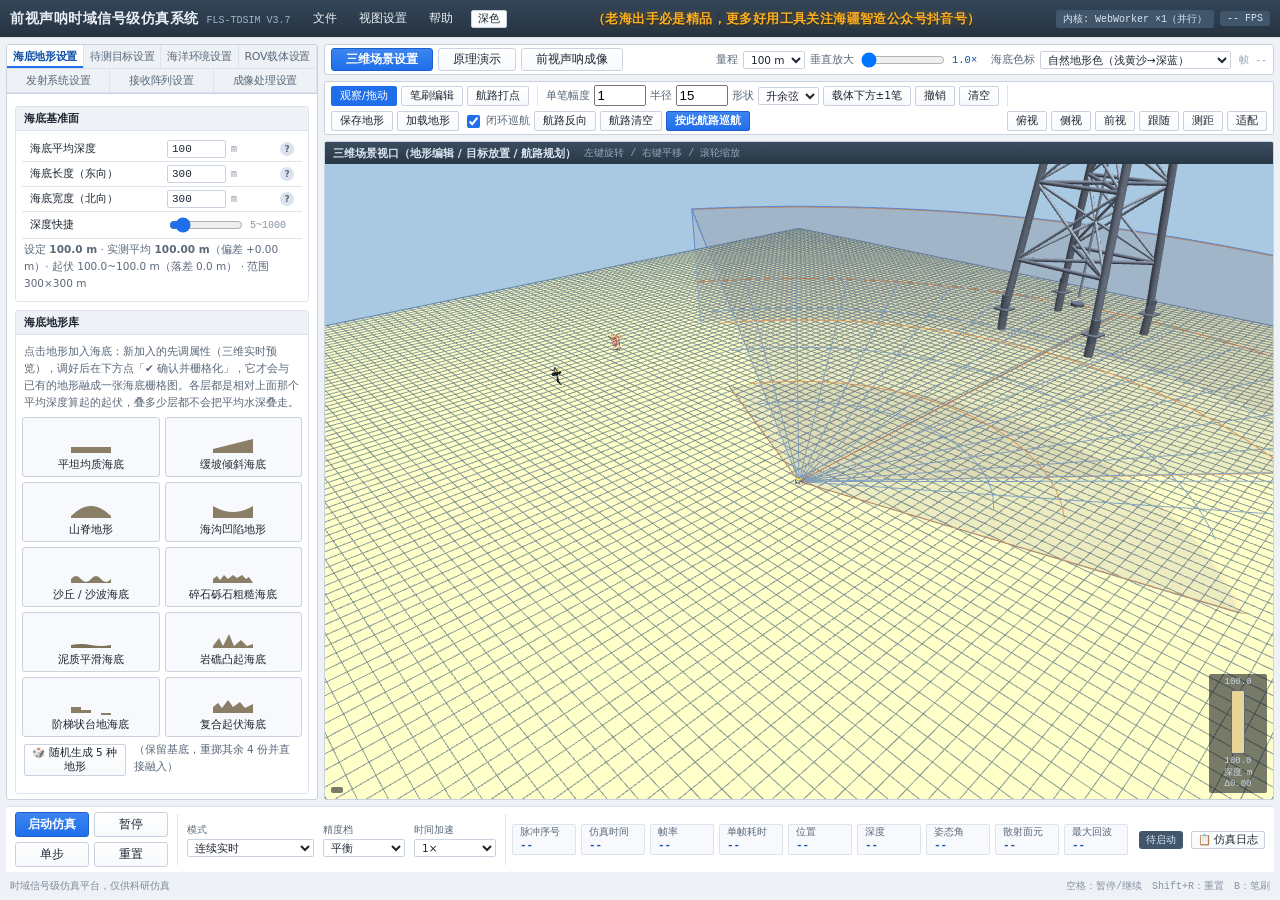
<file: 前视声呐信号级仿真系统V3.7版/index.html>
<!DOCTYPE html>
<html lang="zh-CN">
<head>
<meta charset="UTF-8">
<meta name="viewport" content="width=device-width, initial-scale=1.0">
<title>前视声呐时域信号级仿真系统</title>
<link rel="stylesheet" href="css/style.css">
</head>
<body>

<!-- ===================== 顶部全局菜单栏 ===================== -->
<header id="topbar">
  <div class="brand">
    <span class="brand-title">前视声呐时域信号级仿真系统</span>
    <span class="brand-sub">FLS-TDSIM V3.7</span>
  </div>
  <nav id="menubar">
    <div class="menu-root" data-menu="file"><span class="menu-title">文件</span>
      <div class="menu-drop">
        <div class="menu-item" data-act="proj-save">保存工程…</div>
        <div class="menu-item" data-act="proj-load">加载工程…</div>
        <div class="menu-sep"></div>
        <div class="menu-item" data-act="exp-csv-sig">导出阵元时域信号 (CSV)</div>
        <div class="menu-item" data-act="exp-csv-img">导出成像幅值矩阵 (CSV)</div>
        <div class="menu-item" data-act="exp-png">导出声呐图像 (PNG)</div>
        <div class="menu-item" data-act="exp-report">导出仿真日志报告 (TXT)</div>
        <div class="menu-sep"></div>
        <div class="menu-item" data-act="tpl">算例模板…</div>
      </div>
    </div>
    <div class="menu-root" data-menu="view"><span class="menu-title">视图设置</span>
      <div class="menu-drop">
        <div class="menu-item chk" data-act="view-scene">三维场景设置（1）</div>
        <div class="menu-item chk" data-act="view-demo">原理演示（2）</div>
        <div class="menu-item chk" data-act="view-image">前视声呐成像（3）</div>
        <div class="menu-sep"></div>
        <div class="menu-item chk" data-act="tog-signal">阵元信号小图</div>
        <div class="menu-item chk" data-act="tog-left">左侧参数面板</div>
        <!-- V3.0：原「右侧控制台」随控制台一起移到底部，改称「底部控制台」。
             开关的是同一个东西，只是位置与 id 变了（rightPanels → bottomConsole）。 -->
        <div class="menu-item chk" data-act="tog-console">底部控制台</div>
        <div class="menu-sep"></div>
        <div class="menu-item" data-act="theme">界面主题（浅色 / 深色）</div>
        <div class="menu-sep"></div>
        <div class="menu-item chk" data-act="d-axes">坐标系 (ENU)</div>
        <div class="menu-item chk" data-act="d-scale">标尺/刻度</div>
        <div class="menu-item chk" data-act="d-grid">海底网格</div>
        <div class="menu-item chk" data-act="d-heightColor">海底深度着色</div>
        <div class="menu-item chk" data-act="d-bbox">目标包围盒</div>
        <div class="menu-item chk" data-act="d-cone">发射扫描扇面（淡蓝）</div>
        <div class="menu-item chk" data-act="d-rxCone">接收阵列覆盖（橙黄）</div>
        <div class="menu-item chk" data-act="d-track">ROV 轨迹线</div>
        <div class="menu-item chk" data-act="d-scatter">散射元标记</div>
        <div class="menu-item chk" data-act="d-normal">海底法向量</div>
        <div class="menu-sep"></div>
        <div class="menu-item" data-act="cam-top">俯视图</div>
        <div class="menu-item" data-act="cam-side">侧视图</div>
        <div class="menu-item" data-act="cam-front">前视图</div>
        <div class="menu-item" data-act="cam-follow">声呐跟随视角</div>
        <div class="menu-sep"></div>
        <div class="menu-item" data-act="measure">两点测距工具</div>
      </div>
    </div>
    <!-- V2.1：顶栏「色标选择」菜单撤除 —— 声图色标在「前视声呐成像」视图栏，
         海底深度色标在「三维场景设置」视图栏，各归各栏、各自一套可选色标。 -->
    <div class="menu-root" data-menu="help"><span class="menu-title">帮助</span>
      <div class="menu-drop">
        <div class="menu-item" data-act="help-doc">使用手册说明</div>
        <div class="menu-item" data-act="help-alg">算法与模型说明</div>
        <div class="menu-item" data-act="help-key">键盘控制</div>
        <div class="menu-sep"></div>
        <div class="menu-item" data-act="about">关于</div>
      </div>
    </div>
    <!-- V2.2：中英切换按钮撤除。本系统是中文专业软件，没有英文用户，
         双语词典反而是持续负担（每加一个按钮都要补两条词条、漏一条就是半中半英）。 -->
    <button id="themeBtn" class="btn-mini" title="界面主题：浅色 / 深色">深色</button>
  </nav>
  <div class="brand-slogan" id="brandSlogan" title="老海出手必是精品，更多好用工具关注海疆智造公众号抖音号">（老海出手必是精品，更多好用工具关注海疆智造公众号抖音号）</div>
  <div class="brand-right">
    <span id="engineMode" class="tag" title="仿真内核运行位置">内核: 待启动</span>
    <span id="fpsTag" class="tag">-- FPS</span>
  </div>
</header>

<!-- ===================== 主体布局：左参数 / 中视图 / 右控制台 ===================== -->
<main id="layout">
  <div id="workarea">

  <!-- ========== 左：七页参数设置栏 ==========
       V2.0 重构：原「场景资源与模型库」+「场景属性编辑面板」+「仿真参数总控面板」
       三块合并成一条七页签参数栏。页签顺序 = 布一个仿真场景的先后顺序：
       先铺海底 → 再放目标 → 定海洋环境 → 定载体 → 定发射 → 定接收阵 → 定成像处理。
       「仿真参数总控面板」这一栏自此取消（其内容拆进本栏后五页）。 -->
  <aside id="leftPanels">
    <div class="ptabs" id="paramTabs">
      <button class="ptab on" data-ptab="terrain">海底地形设置</button>
      <button class="ptab" data-ptab="target">待测目标设置</button>
      <button class="ptab" data-ptab="env">海洋环境设置</button>
      <button class="ptab" data-ptab="rov">ROV载体设置</button>
      <button class="ptab" data-ptab="tx">发射系统设置</button>
      <button class="ptab" data-ptab="rx">接收阵列设置</button>
      <button class="ptab" data-ptab="alg">成像处理设置</button>
    </div>
    <div class="ptab-body scroll" id="paramBody">
      <div id="paramScroll"></div>
    </div>
  </aside>

  <!-- ========== 中：三视图（三维场景设置 / 原理演示 / 前视声呐成像） ========== -->
  <div id="center">
    <!-- 视图切换栏 -->
    <div class="viewbar" id="viewBar">
      <div class="vb-group" id="viewModeGroup">
        <button class="vbtn on" data-view="scene">三维场景设置</button>
        <button class="vbtn" data-view="demo">原理演示</button>
        <button class="vbtn" data-view="image">前视声呐成像</button>
      </div>
      <div class="vb-grow"></div>
      <!-- 量程 / 色标 / 动态范围等随视图切换显示 -->
      <div class="vb-group" id="vbScene">
        <label class="vlab">量程</label>
        <select class="sel-mini" id="selRmax">
          <option value="30">30 m</option><option value="50">50 m</option>
          <option value="60" selected>60 m</option><option value="80">80 m</option>
          <option value="120">120 m</option>
        </select>
        <label class="vlab">垂直放大</label>
        <input type="range" id="rngZexag" min="1" max="20" step="0.5" value="1" style="width:84px">
        <span class="fval" id="valZexag">1.0×</span>
        <!-- V2.1：海底深度色标（与成像色标是两套，只作用于三维海床顶点着色） -->
        <label class="vlab">海底色标</label>
        <select class="sel-mini" id="selTerrainCmap" title="三维海床按深度着色所用色标，与声图色标相互独立"></select>
      </div>
      <div class="vb-group hide" id="vbImage">
        <label class="vlab">色标</label>
        <select class="sel-mini" id="selCmapTop"></select>
        <label class="vlab">动态范围</label>
        <input type="range" id="rngDyn" min="12" max="80" step="1" value="48" style="width:96px">
        <span class="fval" id="valDyn">48 dB</span>
        <label class="vlab">窗偏移</label>
        <input type="range" id="rngBri" min="-24" max="24" step="1" value="0" style="width:84px">
        <span class="fval" id="valBri">+0 dB</span>
      </div>
      <div class="vb-group">
        <span class="vp-note" id="frameTag">帧 --</span>
      </div>
    </div>

    <!-- ---- 工具条 ①：三维场景设置（命令条） ---- -->
    <div class="toolbar" id="barScene">
      <div class="tb-group" id="sceneModeGroup">
        <button class="tbtn on" data-act="sc-view">观察/拖动</button>
        <button class="tbtn" data-act="brush">笔刷编辑</button>
        <button class="tbtn" data-act="route" id="routePickBtn">航路打点</button>
      </div>
      <div class="tb-sep"></div>
      <div class="tb-group">
        <label class="vlab">单笔幅度</label>
        <input type="number" id="edAmp" min="0.05" max="50" step="0.05" value="1" style="width:52px">
        <label class="vlab">半径</label>
        <input type="number" id="edR" min="1" max="200" step="1" value="15" style="width:52px">
        <label class="vlab">形状</label>
        <select class="sel-mini" id="edShape">
          <option value="cos">升余弦</option><option value="gauss">高斯</option>
        </select>
        <button class="tbtn" data-act="ed-atrov">载体下方±1笔</button>
        <button class="tbtn" data-act="ed-undo">撤销</button>
        <button class="tbtn" data-act="ed-clear">清空</button>
      </div>
      <div class="tb-sep"></div>
      <div class="tb-group">
        <button class="tbtn" data-act="sc-save-terrain">保存地形</button>
        <button class="tbtn" data-act="sc-load-terrain">加载地形</button>
        <label class="chk-inline"><input type="checkbox" id="routeLoopChk" checked><span>闭环巡航</span></label>
        <button class="tbtn" data-act="r-reverse">航路反向</button>
        <button class="tbtn" data-act="r-clear">航路清空</button>
        <button class="tbtn primary" data-act="r-run">按此航路巡航</button>
      </div>
      <div class="tb-grow"></div>
      <div class="tb-group">
        <button class="tbtn" data-act="cam-top" title="俯视图">俯视</button>
        <button class="tbtn" data-act="cam-side" title="侧视图">侧视</button>
        <button class="tbtn" data-act="cam-front" title="前视图">前视</button>
        <button class="tbtn" data-act="cam-follow" title="声呐跟随视角">跟随</button>
        <button class="tbtn" data-act="measure" title="两点测距">测距</button>
        <button class="tbtn" data-act="fit" title="适配视野">适配</button>
      </div>
    </div>

    <!-- V2.2：原先这条「场景面板（实例 / 地形编辑 / 航路 / 属性）」横带**整条删除**。
         四个板块与左栏页签完全重复（实例 → 左栏「已加入的海底地形/水下目标」，
         地形编辑 → 工具条的撤销/清空，航路 → 工具条的打点/反向/清空/巡航，
         属性 → 左栏「选中…属性」），既占掉视口一整条高度，又让人分不清该看哪一处。
         唯一不重复的是「闭环巡航」开关，已上移到上面的航路按钮组里。 -->

    <!-- ---- 工具条 ②：原理演示 ----
         ★ V3.7：原来这里只有一个「演示幕」下拉（一次只看一幕）。
           现在改成两级：先选**演示版**（每版 4 幕，一条完整线索），
           再选**排布**（2×2 看 4 幕 / 2×3 看 6 幕 / 全览 12 幕）。
           播放/单步/速度对所有卡片同时生效。 -->
    <div class="toolbar hide" id="barDemo">
      <div class="tb-group">
        <label class="vlab">演示版</label>
        <select class="sel-mini" id="demoGroup" style="width:230px"></select>
      </div>
      <div class="tb-sep"></div>
      <div class="tb-group">
        <label class="vlab">排布</label>
        <select class="sel-mini" id="demoCols" style="width:96px">
          <option value="4">2 × 2（4 幕）</option>
          <option value="6">2 × 3（6 幕）</option>
          <option value="12">全览（12 幕）</option>
        </select>
      </div>
      <div class="tb-sep"></div>
      <div class="tb-group">
        <button class="tbtn" id="dbPlay">⏸ 暂停</button>
        <button class="tbtn" id="dbStep">单步</button>
      </div>
      <div class="tb-sep"></div>
      <div class="tb-group">
        <label class="vlab">速度</label>
        <input type="range" id="dbSpeed" min="0.2" max="2" step="0.1" value="1" style="width:80px">
        <span class="fval" id="dbSpeedVal">1.0×</span>
      </div>
      <div class="tb-sep"></div>
      <div class="tb-group">
        <button class="tbtn" id="dbAllAuto" title="把全部幕恢复成自动演示">↺ 全部自动</button>
        <button class="tbtn" id="dbSide" title="显示/隐藏右侧讲解栏">◧ 讲解栏</button>
      </div>
      <div class="tb-grow"></div>
      <div class="tb-group"><span class="vp-note" id="demoProgress">第 1 版 / 共 3 版</span></div>
    </div>

    <!-- ---- 工具条 ③：前视声呐成像 ---- -->
    <div class="toolbar hide" id="barImage">
      <div class="tb-group">
        <label class="vlab">显示量</label>
        <select id="sonarView" class="sel-mini" title="显示量">
          <option value="amp">波束幅值</option>
          <option value="snr">信噪比 SNR</option>
          <option value="ei">回波强度 EI</option>
        </select>
        <!-- 色标只保留视图栏里那一个（与动态范围、窗偏移同组），此处不再重复 -->
      </div>
      <div class="tb-sep"></div>
      <div class="tb-group">
        <button class="tbtn" data-act="freeze" title="冻结当前帧">冻结</button>
        <button class="tbtn" data-act="saveframe" title="保存单帧 PNG">存帧</button>
        <button class="tbtn" data-act="cursor" title="测距光标">光标</button>
        <button class="tbtn" data-act="exp-png">导出 PNG</button>
      </div>
      <!-- V2.1：「接收阵元 / 曲线 / 预处理后」这三个选择跟随信号窗口一起下移，
           放进「阵元级信号观测」板块自己的标题条上（见 #sigCell .sig-bar）。 -->
    </div>

    <!-- ---- 舞台：三个视图面板叠放，按切换显示其一 ---- -->
    <div class="stage" id="stage">

      <!-- ========== 视图 ①：三维场景设置 ========== -->
      <div class="view-pane" id="paneScene">
        <!-- V2.1：四个板块已上移到工具条下方的「场景面板」条，此处只剩三维视口，
             幅面比 V2.0 多出原来 250 px 抽屉 + 6 px 间隙的全部宽度。 -->
        <div class="scene-row">
          <div id="view3d" class="viewport">
            <div class="vp-title">
              <span>三维场景视口（地形编辑 / 目标放置 / 航路规划）</span>
              <span class="vp-note">左键旋转 / 右键平移 / 滚轮缩放</span>
            </div>
            <div class="canvas-host" id="host3d">
              <div id="depthLegend">
                <div class="dl-cap" id="dlTop">--</div>
                <div class="dl-bar" id="dlBar"></div>
                <div class="dl-cap" id="dlBot">--</div>
                <div class="dl-cap">深度 m</div>
                <div class="dl-cap" id="dlDelta">Δ--</div>
              </div>
            </div>
            <div class="vp-hud" id="hud3d"></div>
          </div>
        </div>
      </div>

      <!-- ========== 视图 ②：原理演示 ==========
           ★ V3.7 改版：原来是「一幕占满中间面板 + 右侧文字」，
             幕与幕之间只能来回切，看不出彼此的联系，也不方便对照。
             改成**宫格式演示台**：一版同时摆 4（或 6 / 12）幅，
             每幅有自己的画布、自己的动画、自己的参数滑块，
             点一下选中、右侧文字面板给出这一幅的完整讲解与公式。 -->
      <div class="view-pane off" id="paneDemo">
        <div class="demo-row">
          <div class="demo-main">
            <div class="demo-grid" id="demoGrid"></div>
          </div>
          <div class="demo-side scroll" id="demoSide">
            <div class="demo-hd" id="demoTitle">前视声呐基本原理</div>
            <div class="demo-bd" id="demoText"></div>
            <div class="demo-fml" id="demoFormula"></div>
          </div>
        </div>
      </div>

      <!-- ========== 视图 ③：前视声呐成像 ==========
           V2.1 版式：
             上排  左 = 三维场景视口（跟随 ROV）／ 右 = 扇形成像主图
                   —— 两者同属一行，因此**高度天然相等**（扇图上提、三维视口加高）
             下排  阵元级信号观测，宽度 = 上排总宽（三维视口 + 扇图），高度约为上排的 1/3
                   —— 加宽后多条曲线不再挤在一起 -->
      <div class="view-pane off" id="paneImage">
        <div class="img-wrap">
          <div class="img-top">
            <!-- V3.0：mini 三维视口下方加了「驾控台」—— 姿态仪 + 航向罗盘 + 操控按键说明。
                 详见 js/85-cockpit.js。它解决两个老问题：
                   ① 驾驶 ROV 时，姿态与航向只在右栏指标里以"数字三连"给出
                      （如 12°/−3°/0°），新车手看不出"现在是不是歪的"；
                   ② 新用户根本不知道 ROV 能用键盘开 —— 以前只在帮助弹窗里提一句。 -->
            <!-- ★ V3.2 版式（用户指定）：
                 ① 三维视口移到这一列的**最上面**，并加宽 25%（30% → 37.5%）；
                 ② 姿态仪 / 航向罗盘移到视口正下方，两者等宽（各占一半）——
                    旧版把两个表盘挤在 74 px 的固定尺寸里，加上左侧 30% 的窄列，
                    地平线刻度和罗盘方位字几乎看不清；
                 ③ 「ROV 操控（键盘）」单独一行、通栏，与三维视口同宽 ——
                    键帽说明原来只有约 205 px 宽，三组四行挤在一起勉强能读。 -->
            <div class="img-cell img-cell-3d">
              <div class="img-cap">三维场景视口（跟随 ROV 运动）</div>
              <div class="canvas-host" id="host3dMini"></div>
              <!-- ★ V3.5：虚拟水下摄像头视口。
                   装在声呐同一位置、同一安装俯仰角，矩形视场，仅用于与右侧
                   声呐扇形成像做视觉比照，不参与任何成像计算。
                   详见 js/61-camview.js。 -->
              <div class="img-cap cam-cap">
                <span>虚拟摄像头视口（装在声呐处 · 仅供视觉比照，不参与成像）</span>
                <span class="cam-fov" id="camFovTag">--</span>
              </div>
              <div class="canvas-host cam-host" id="hostCam"></div>
              <!-- ★ V3.5：表盘与键帽说明合到同一行（旧版各占一整行）。
                   加进摄像头视口后这一列的纵向空间不够同时装三行，
                   而键帽说明本来只有约 205 px 宽、经常读不全 ——
                   横排之后它拿到的是表盘让出来的 200~350 px，反而更宽。 -->
              <div class="ck-bottom">
                <div class="ck-gauges" id="cockpit">
                  <div class="ck-inst">
                    <canvas id="adiCanvas" width="150" height="150" title="姿态仪：地平线相对机体的倾斜（横滚）与高低（俯仰）"></canvas>
                    <div class="ck-cap"><span>俯仰</span><b id="ckPitch">0.0°</b></div>
                  </div>
                  <div class="ck-inst">
                    <canvas id="hsiCanvas" width="150" height="150" title="航向罗盘：机艏所指的方位角"></canvas>
                    <div class="ck-cap"><span>航向</span><b id="ckHdg">0.0°</b></div>
                  </div>
                </div>
                <div class="ck-keys">
                  <div class="ck-keys-hd">ROV 操控（键盘）</div>
                  <div class="ck-keygrid" id="ckKeyGrid"></div>
                </div>
              </div>
            </div>
            <div id="viewSonar" class="viewport">
              <div class="vp-title">
                <span>前视声呐扇形成像（信号处理输出）</span>
                <span class="vp-note" id="sonarFrameTag">帧 --</span>
              </div>
              <div class="canvas-host" id="hostSonar">
                <canvas id="sonarCanvas"></canvas>
                <canvas id="sonarOverlay"></canvas>
              </div>
              <div class="vp-hud" id="hudSonar"></div>
            </div>
          </div>
          <div class="img-cell img-cell-sig" id="sigCell">
            <!-- V2.1：阵元 / 曲线 / 预处理这三个选择回到信号板块自己的标题条上 -->
            <div class="sig-bar">
              <span class="img-cap sig-cap">阵元级信号观测</span>
              <span class="tb-grow"></span>
              <label class="vlab">接收阵元</label>
              <select id="chanSel" class="sel-mini"></select>
              <!-- ★ V3.4：观测点。它决定"波形纵坐标是什么量"，也决定
                   接收灵敏度 / 前置放大增益这两个参数在波形上**看不看得见**：
                     hydro  水听器输出（折合到输入端的声压，μPa）—— 灵敏度与增益
                            **不改变**它（这是物理事实：两者同时缩放信号与声学噪声，
                            不改声学信噪比），它们只改噪底的通道项与量化项；
                     preamp 前置放大输出（mV）—— 灵敏度与增益直接乘上去，
                            动 1 dB 波形就抬 1 dB，这是示波器探头接在放大器后面看到的量；
                     adc    ADC 码值（LSB）—— 在 preamp 基础上除以满量程，
                            并按采样位数做真量化（8 bit 时能看见台阶）。 -->
              <label class="vlab">观测点</label>
              <select id="sigProbe" class="sel-mini">
                <option value="preamp">前置放大输出 mV</option>
                <option value="hydro">水听器输出 μPa</option>
                <option value="adc">ADC 码值 LSB</option>
              </select>
              <label class="vlab">曲线</label>
              <select id="sigType" class="sel-mini">
                <option value="rf">重建带通波形</option>
                <option value="env">复包络 I/Q</option>
                <option value="spec">功率谱</option>
                <option value="beam">波束输出时域</option>
                <option value="bfan">波束方向图（当前距离）</option>
              </select>
              <label class="chk-inline"><input type="checkbox" id="sigPrePost"><span>预处理后</span></label>
              <!-- ★ V3.7：横轴框选放大后的复位按钮（双击画布同效） -->
              <button class="tbtn" id="sigZoomReset" title="复位横轴到全量程（双击画布同效）">⤢ 复位</button>
              <button class="tbtn" data-act="exp-csv-sig" title="导出当前阵元时域信号 CSV">导出 CSV</button>
            </div>
            <div class="sig-wrap"><canvas id="sigCanvas"></canvas></div>
            <div class="sig-info" id="sigInfo">--</div>
          </div>
        </div>
      </div>

    </div><!-- /#stage -->
  </div>

  </div><!-- /#workarea -->

  <!-- ========== 底：仿真控制台（V3.0：由右栏移回底部，并压成一长条） ==========
       V2.0 曾把控制台从底部移到右栏，当时是为了让"运行控制 + 指标 + 日志"三块都有
       足够的竖向空间。代价是中栏被挤掉 342 px 宽度 —— 而这 342 px 恰恰是三维视口
       与扇形成像图最缺的东西：扇图是极坐标展开，宽度直接决定横向分辨力。

       V3.0 反过来做：控制台回到底部、压成一条约 96 px 高的横条，
       三个区块（运行控制 / 运行参数 / 实时指标）改为横向排列：
         ① 中栏拿回 342 px 全宽 —— 这正是"前视声呐成像这个板块图太小"的解法；
         ② 横向一长条反而更好读：指标不再需要上下滚动，一眼扫过去就够；
         ③ 仿真日志是"事后翻查"型内容，平时不看，故从控制台里拆出来做成按钮，
            点击才弹便签纸 —— 不再常年占着一块地方。 -->
  <aside id="bottomConsole">
    <!-- 区一：运行控制 -->
    <div class="bc-zone bc-run">
      <button id="btnStart" class="btn primary">启动仿真</button>
      <button id="btnPause" class="btn">暂停</button>
      <button id="btnStep" class="btn">单步</button>
      <button id="btnReset" class="btn">重置</button>
    </div>
    <div class="bc-sep"></div>
    <!-- 区二：运行参数 -->
    <div class="bc-zone bc-par">
      <label>模式<select id="simMode" class="sel-mini">
        <option value="continuous">连续实时</option>
        <option value="step">单步（一脉冲一帧）</option>
      </select></label>
      <label>精度档<select id="quality" class="sel-mini">
        <option value="high">高精度</option>
        <option value="balanced" selected>平衡</option>
        <option value="fast">快速预览</option>
      </select></label>
      <label>时间加速<select id="prfScale" class="sel-mini">
        <option value="1">1×</option><option value="0.5">0.5×</option>
        <option value="0.2">0.2×</option><option value="0.1">0.1×</option>
      </select></label>
    </div>
    <div class="bc-sep"></div>
    <!-- 区三：实时指标（横向排布，超出可左右滚动） -->
    <div class="bc-zone bc-stat">
      <div class="con-metrics" id="metrics"></div>
    </div>
    <div class="bc-grow"></div>
    <!-- 区四：状态与日志入口 -->
    <div class="bc-zone bc-tail">
      <span id="consoleState" class="tag">待启动</span>
      <button id="btnLog" class="btn-mini" title="打开仿真日志便签（可拖动、点空白处或按 Esc 关闭）">📋 仿真日志</button>
    </div>
  </aside>

  <!-- 底部版权条（V2.0：控制台移走后仅留一行标注） -->
  <div id="statusbar">
    <span id="corner">时域信号级仿真平台，仅供科研仿真</span>
    <span class="sb-grow"></span>
    <span class="sb-tip">空格：暂停/继续　Shift+R：重置　B：笔刷</span>
  </div>
</main>

<!-- ========== 仿真日志便签（V3.0：默认收起，点底部「📋 仿真日志」弹出） ==========
     便签做成可拖动的浮层而不是固定面板：它只在"出问题了要翻记录"时才需要，
     常驻会白白吃掉一块版面（而且大部分时间里是一块空白）。 -->
<div id="logNote" class="hide">
  <div class="ln-hd" id="lnHd">
    <span class="ln-title">📋 仿真日志</span>
    <span class="ln-grab" title="按住此处拖动便签">⋮⋮</span>
    <button class="btn-mini" data-act="clearlog">清空</button>
    <button class="btn-mini" id="logClose" title="关闭（Esc）">×</button>
  </div>
  <div class="log-win scroll" id="logWin"></div>
</div>

<!-- 悬浮帮助提示 -->
<div id="tooltip" class="hide"></div>
<!-- 通用弹窗 -->
<div id="modalMask" class="hide">
  <div id="modalBox">
    <div id="modalHd"><span id="modalTitle">提示</span><button id="modalClose">×</button></div>
    <div id="modalBd"></div>
    <div id="modalFt"></div>
  </div>
</div>
<input type="file" id="fileInput" class="hide" accept=".json,.txt,.csv,.xyz">

<script src="vendor/three.min.js"></script>
<script src="js/01-core.js"></script>
<script src="js/10-signal.js"></script>
<script src="js/20-env.js"></script>
<script src="js/30-scatter.js"></script>
<script src="js/40-engine.js"></script>
<script src="js/50-imaging.js"></script>
<script src="js/60-scene3d.js"></script>
<script src="js/61-camview.js"></script>
<script src="js/70-rov.js"></script>
<script src="js/85-demo.js"></script>
<script src="js/85-cockpit.js"></script>
<script src="js/86-lognote.js"></script>
<script src="js/80-ui.js"></script>
<script src="js/99-app.js"></script>
</body>
</html>
</file>
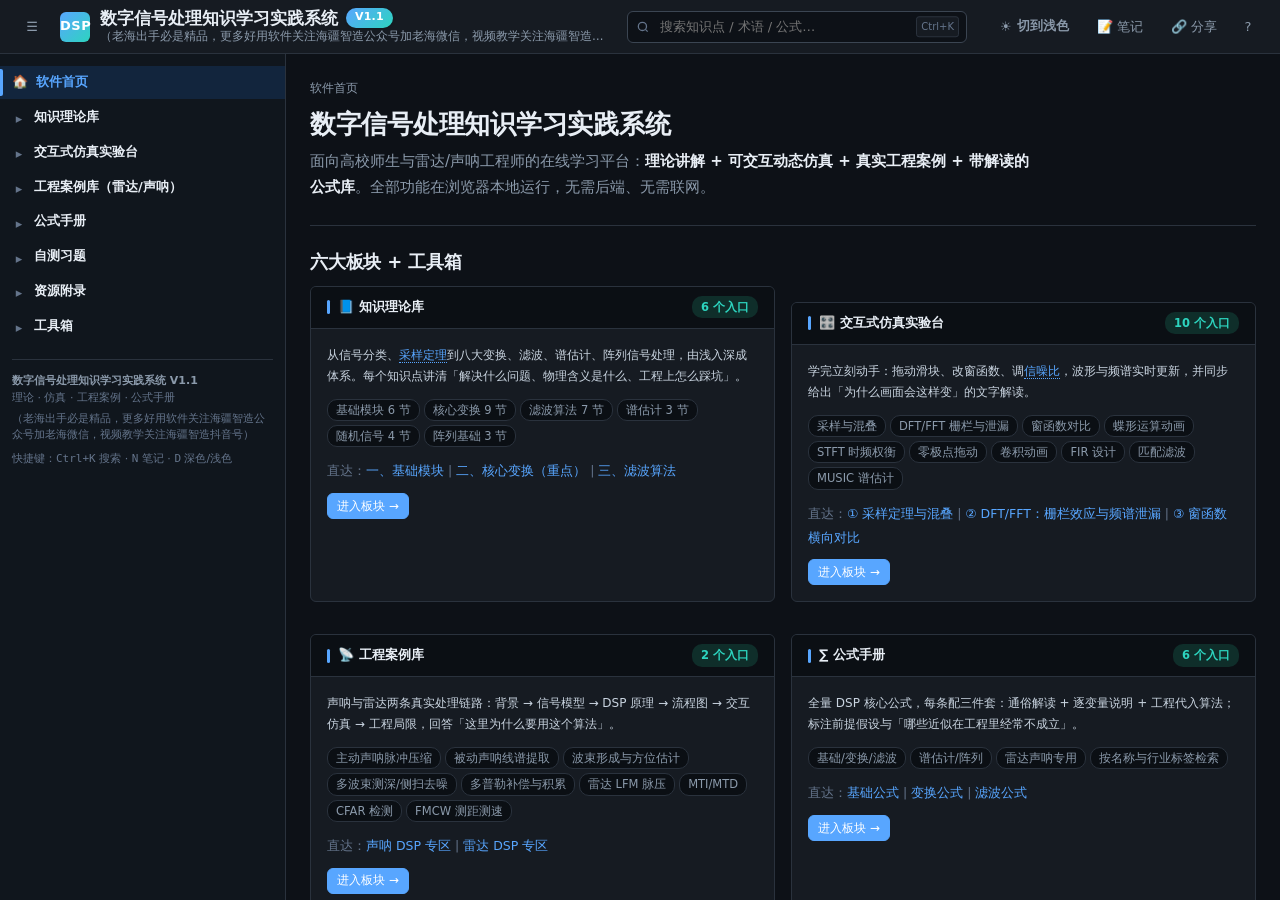
<file: （水声雷达行业）数字信号处理学习软件V1.1/数学信号处理学习软件.html>
<!DOCTYPE html>
<html lang="zh-CN" data-theme="dark">
<head>
<meta charset="UTF-8">
<meta name="viewport" content="width=device-width, initial-scale=1.0">
<title>数字信号处理知识学习实践系统 V1.1 — 理论·仿真·工程案例·公式手册</title>
<meta name="description" content="数字信号处理知识学习实践系统：面向高校师生与雷达/声呐工程师的在线学习平台，理论讲解 + 可交互动态仿真 + 工程案例 + 带解读的公式库。纯前端离线运行。">

<!-- ===== 样式 ===== -->
<link rel="stylesheet" href="vendor/katex/katex.min.css">
<link rel="stylesheet" href="assets/css/theme.css">
<link rel="stylesheet" href="assets/css/layout.css">
<link rel="stylesheet" href="assets/css/components.css">

<!-- ===== 第三方库（本地化，离线可用） ===== -->
<script src="vendor/katex/katex.min.js"></script>
<script src="vendor/chart.umd.min.js"></script>
</head>
<body>

<div id="app">
  <!-- ===================== 顶栏 ===================== -->
  <header class="topbar">
    <button class="btn icon ghost" id="btn-sidebar" title="展开/收起目录">☰</button>

    <div class="brand">
      <div class="logo">DSP</div>
      <div class="brand-txt">
        <div class="title">
          <span class="t-name">数字信号处理知识学习实践系统</span>
          <span class="ver" id="app-ver">V1.1</span>
        </div>
        <div class="subtitle slogan" id="app-slogan">（老海出手必是精品，更多好用软件关注海疆智造公众号加老海微信，视频教学关注海疆智造抖音号）</div>
      </div>
    </div>

    <div class="search">
      <span class="ico">
        <svg width="14" height="14" viewBox="0 0 24 24" fill="none" stroke="currentColor" stroke-width="2.2">
          <circle cx="11" cy="11" r="7"></circle><path d="M20 20l-3.5-3.5"></path>
        </svg>
      </span>
      <input id="search-in" type="text" placeholder="搜索知识点 / 术语 / 公式…" autocomplete="off" spellcheck="false">
      <span class="kbd-hint">Ctrl+K</span>
      <div class="search-results" id="search-res"></div>
    </div>

    <div class="tools">
      <button class="btn ghost" id="btn-theme" title="当前：深色模式，点击切换为浅色（快捷键 D）"><span class="th-ico">☀</span><span class="th-tx">切到浅色</span></button>
      <button class="btn ghost" id="btn-notes" title="笔记 (N)">📝 笔记<span id="note-count" style="display:none"></span></button>
      <button class="btn ghost" id="btn-share" title="分享链接 / 导出页面">🔗 分享</button>
      <button class="btn icon ghost" id="btn-help" title="帮助">?</button>
    </div>
  </header>

  <!-- ===================== 侧边导航 ===================== -->
  <aside class="sidebar" id="sidebar"></aside>

  <!-- ===================== 主内容 ===================== -->
  <main class="main">
    <div id="view"></div>
  </main>
</div>

<div id="toast-host"></div>

<!-- ============================================================
     脚本加载顺序（非 module，保证 file:// 双击直接打开可用）
     1) 核心层：工具 / 算法 / 绘图 / UI / 服务 / 路由 / 导航
     2) 内容层：理论、实验台、案例、数据
     3) 视图层：各板块页面
     4) 启动
     ============================================================ -->

<!-- 0) 应用元信息（名称 / 版本 / 口号，全站唯一来源） -->
<script src="assets/js/core/appinfo.js"></script>

<!-- 1) 核心层 -->
<script src="assets/js/core/util.js"></script>
<script src="assets/js/core/dsp-core.js"></script>
<script src="assets/js/core/plot.js"></script>
<script src="assets/js/core/ui.js"></script>
<script src="assets/js/core/glossary.js"></script>
<script src="assets/js/core/notes.js"></script>
<script src="assets/js/core/share.js"></script>
<script src="assets/js/core/router.js"></script>
<script src="assets/js/core/registry.js"></script>

<!-- 2) 内容层
     2.1 解析器与数据 -->
<script src="assets/js/content/doc.js"></script>
<script src="assets/js/content/theory-basic.js"></script>
<script src="assets/js/content/theory-transform.js"></script>
<script src="assets/js/content/theory-filter.js"></script>
<script src="assets/js/content/theory-spectrum.js"></script>
<script src="assets/js/content/theory-random-array.js"></script>
<script src="assets/js/data/formulas.js"></script>
<script src="assets/js/data/code-examples.js"></script>
<script src="assets/js/data/quiz.js"></script>
<script src="assets/js/data/resources.js"></script>
<script src="assets/js/cases/sonar.js"></script>
<script src="assets/js/cases/radar.js"></script>
<script src="assets/js/toolbox/toolbox.js"></script>

<!-- 2.2 交互实验台 -->
<script src="assets/js/labs/lab-kit.js"></script>
<script src="assets/js/labs/lab-sampling.js"></script>
<script src="assets/js/labs/lab-dft.js"></script>
<script src="assets/js/labs/lab-window.js"></script>
<script src="assets/js/labs/lab-fftflow.js"></script>
<script src="assets/js/labs/lab-stft.js"></script>
<script src="assets/js/labs/lab-zplane.js"></script>
<script src="assets/js/labs/lab-conv.js"></script>
<script src="assets/js/labs/lab-fir.js"></script>
<script src="assets/js/labs/lab-matched.js"></script>
<script src="assets/js/labs/lab-music.js"></script>

<!-- 3) 视图层 -->
<script src="assets/js/views/home.js"></script>
<script src="assets/js/views/framework.js"></script>
<script src="assets/js/views/section-hub.js"></script>
<script src="assets/js/views/placeholder-pages.js"></script>

<!-- 4) 启动 -->
<script src="assets/js/app.js"></script>
</body>
</html>
</file>
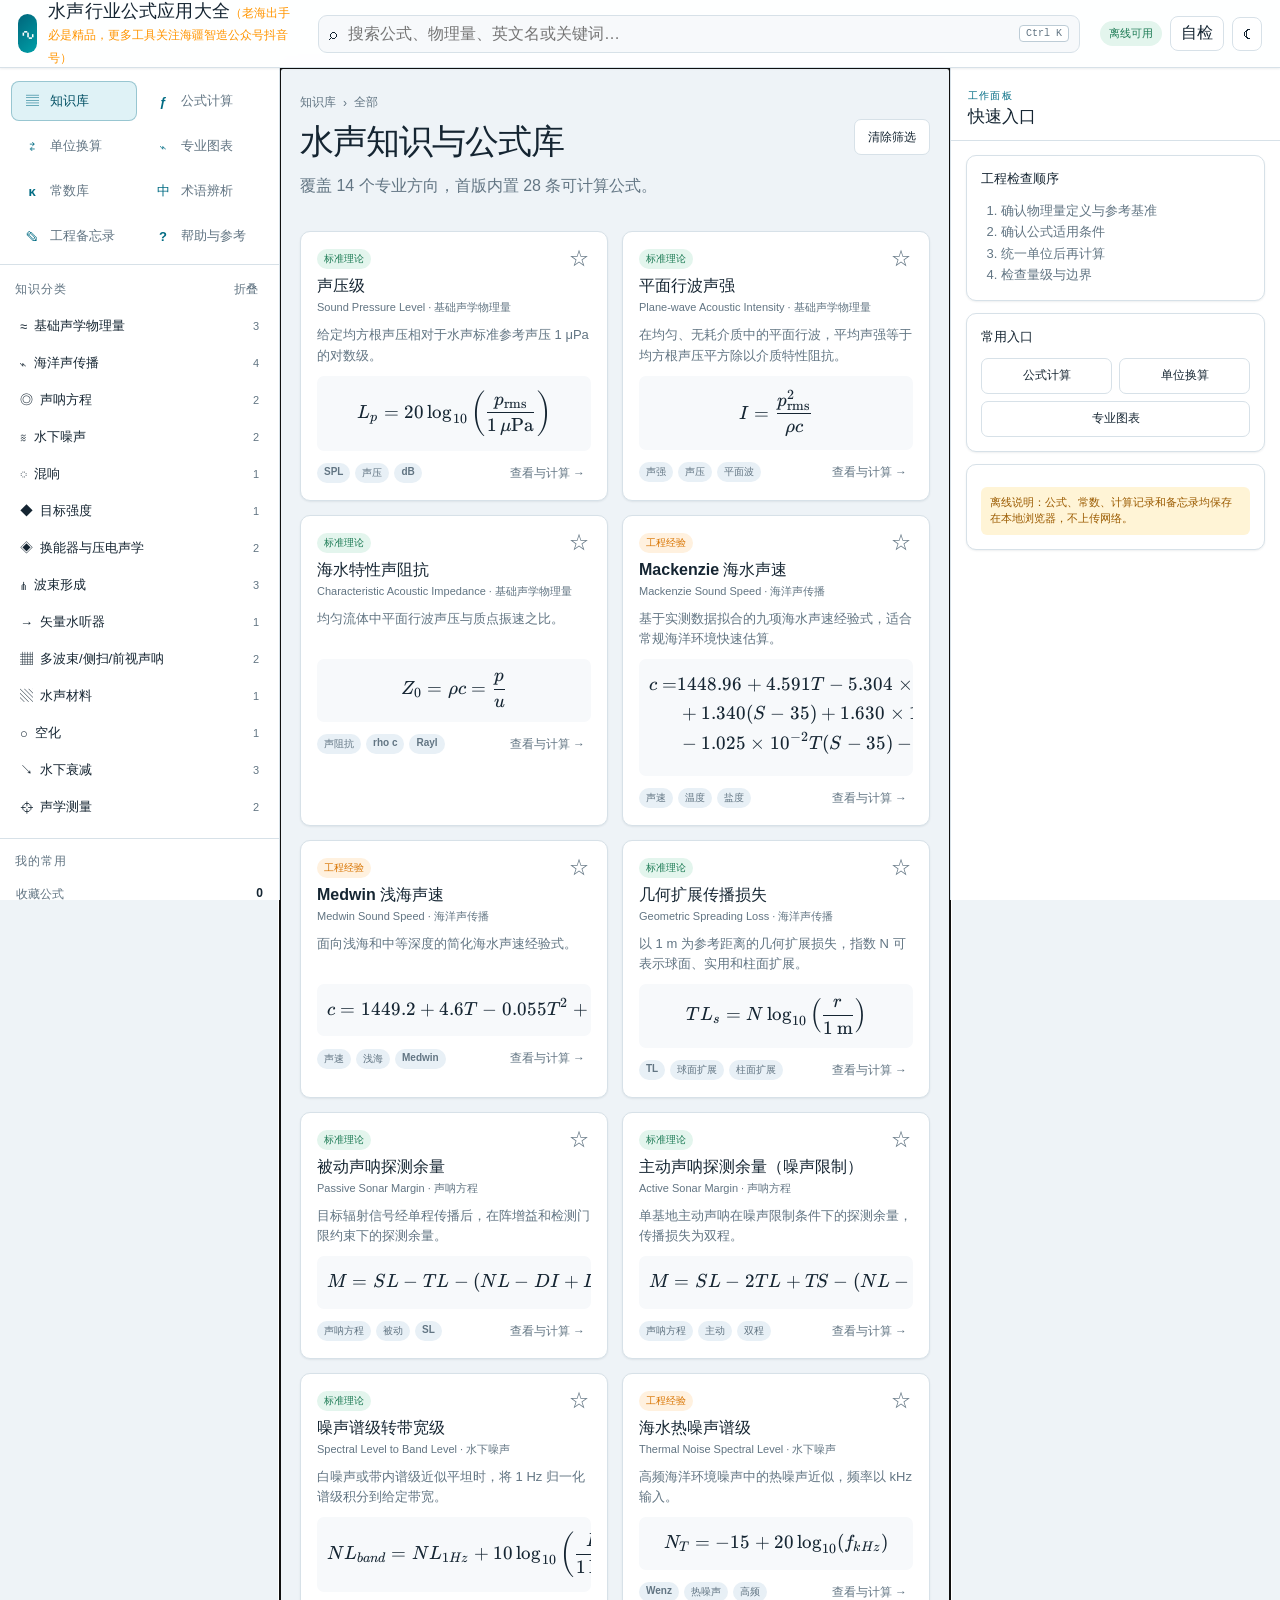
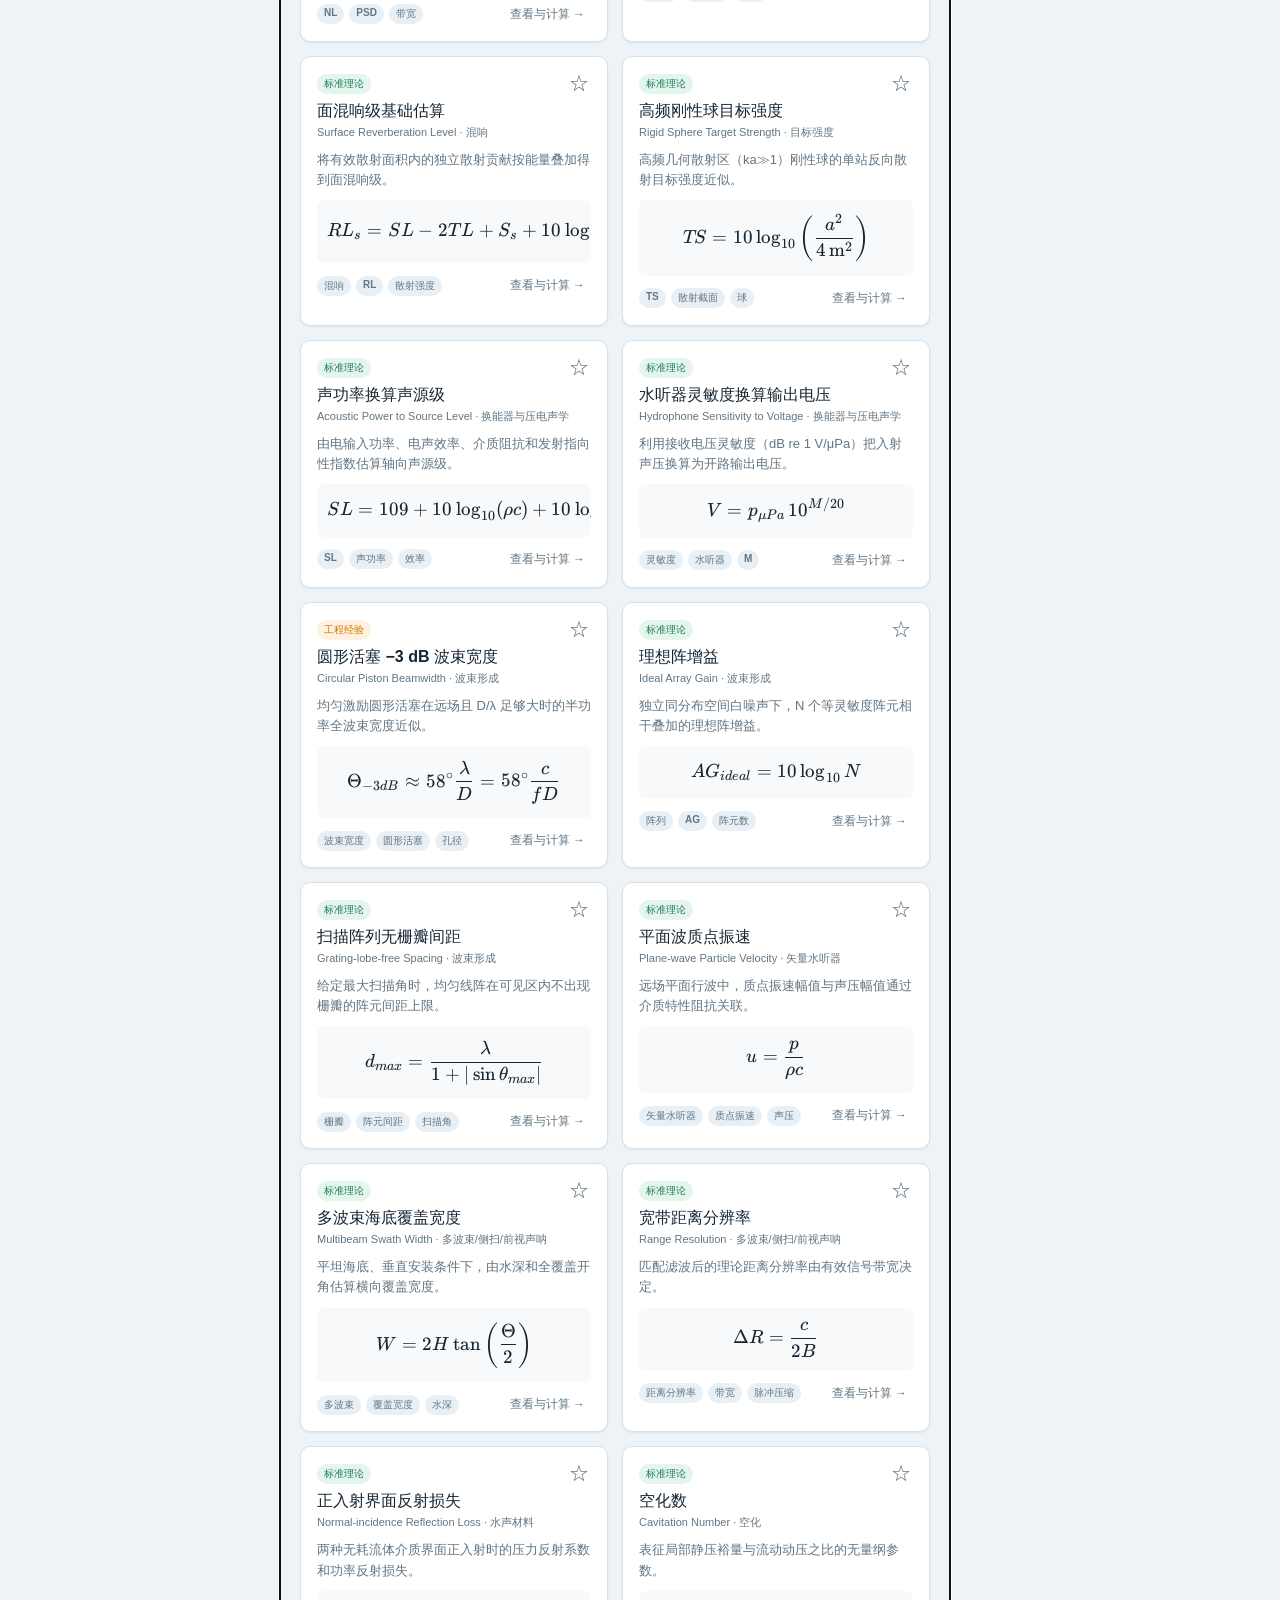
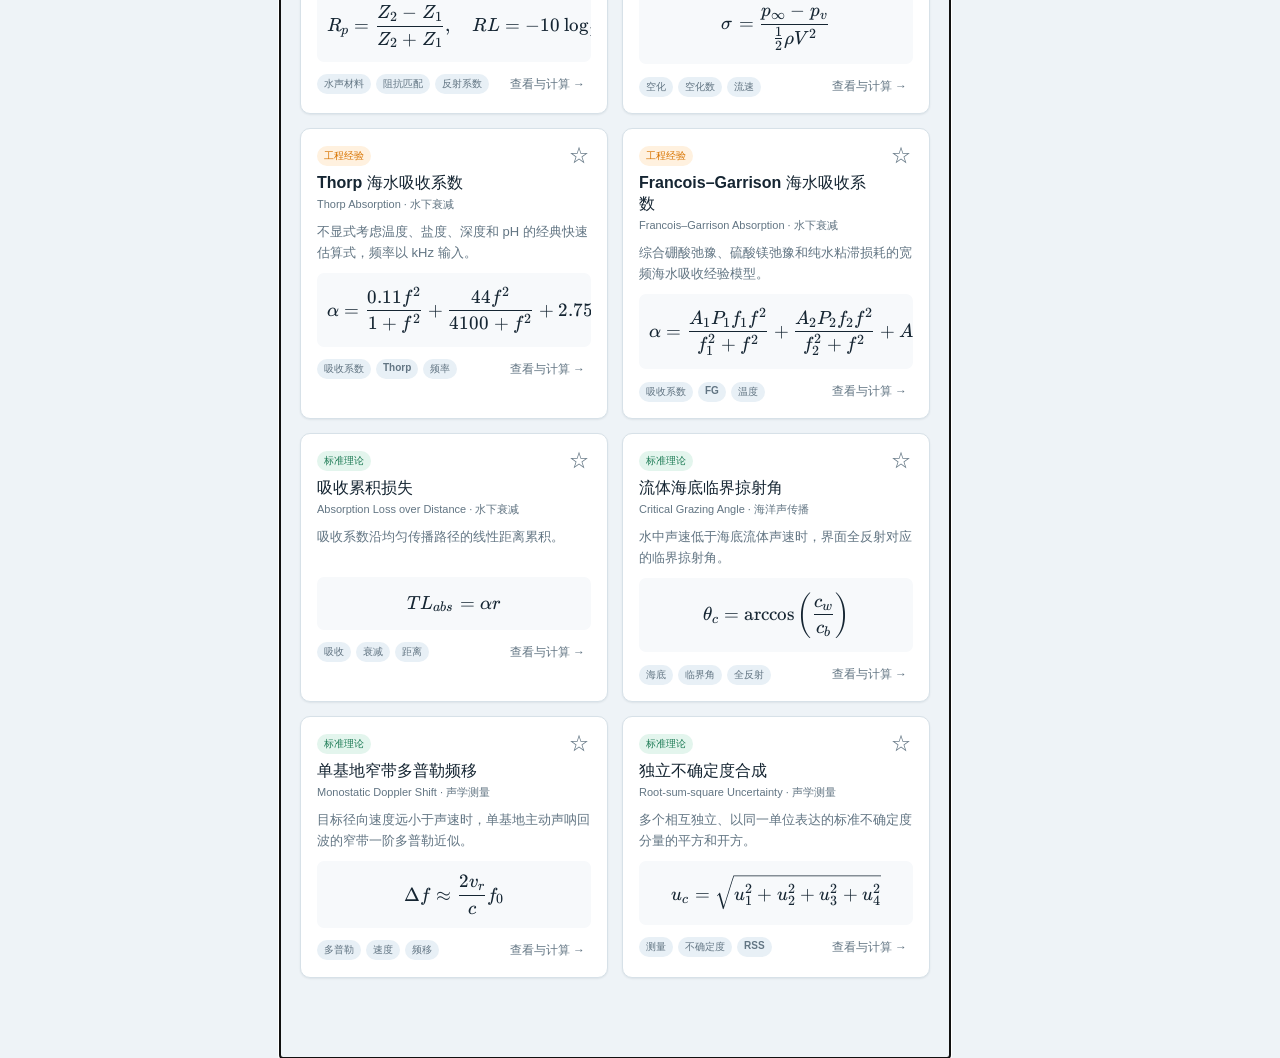
<file: 水声行业公式应用大全-V1.0-网页版离线工具/water-acoustics-formula-tool-V1.0/水声公式应用大全.html>
<!DOCTYPE html>
<html lang="zh-CN">
<head>
  <meta charset="UTF-8">
  <meta name="viewport" content="width=device-width, initial-scale=1.0">
  <meta name="description" content="离线可用的水声行业公式、参数、单位换算与专业图表工具。">
  <meta name="color-scheme" content="light dark">
  <title>水声行业公式应用大全（老海出手必是精品，更多工具关注海疆智造公众号抖音号）</title>
  <!-- KaTeX 及字体已随项目本地打包，断网也能渲染公式。 -->
  <link rel="stylesheet" href="vendor/katex/katex.min.css">
  <link rel="stylesheet" href="styles.css">
</head>
<body data-theme="light">
  <a class="skip-link" href="#mainContent">跳到主内容</a>

  <header class="topbar">
    <div class="brand" aria-label="水声行业公式应用大全">
      <span class="brand-mark" aria-hidden="true">∿</span>
      <div class="brand-text">
        <strong class="brand-title">水声行业公式应用大全<span class="brand-slogan">（老海出手必是精品，更多工具关注海疆智造公众号抖音号）</span></strong>
        <small>Hydroacoustics Formula Workbench · 离线版 V1.0</small>
      </div>
    </div>

    <label class="global-search" for="globalSearch">
      <span aria-hidden="true">⌕</span>
      <input id="globalSearch" type="search" autocomplete="off" placeholder="搜索公式、物理量、英文名或关键词…" aria-label="全文搜索">
      <kbd>Ctrl K</kbd>
    </label>

    <div class="top-actions">
      <span class="offline-badge" title="所有计算均在浏览器本地完成">离线可用</span>
      <button id="runSelfTestBtn" class="icon-btn" type="button" title="运行公式自检">自检</button>
      <button id="themeBtn" class="icon-btn" type="button" title="切换深浅主题" aria-label="切换深浅主题">☾</button>
      <button id="mobileNavBtn" class="icon-btn mobile-only" type="button" aria-label="展开导航">目录</button>
    </div>
  </header>

  <div class="app-shell">
    <aside id="leftSidebar" class="sidebar left-sidebar" aria-label="功能与知识目录">
      <nav class="primary-nav" aria-label="主要功能">
        <button class="nav-item active" data-view="knowledge" type="button"><span>▤</span>知识库</button>
        <button class="nav-item" data-view="calculator" type="button"><span>ƒ</span>公式计算</button>
        <button class="nav-item" data-view="converter" type="button"><span>⇄</span>单位换算</button>
        <button class="nav-item" data-view="charts" type="button"><span>⌁</span>专业图表</button>
        <button class="nav-item" data-view="constants" type="button"><span>κ</span>常数库</button>
        <button class="nav-item" data-view="glossary" type="button"><span>中</span>术语辨析</button>
        <button class="nav-item" data-view="notes" type="button"><span>✎</span>工程备忘录</button>
        <button class="nav-item" data-view="help" type="button"><span>?</span>帮助与参考</button>
      </nav>

      <section class="sidebar-section">
        <div class="section-heading">
          <span>知识分类</span>
          <button id="collapseAllBtn" class="text-btn" type="button">折叠</button>
        </div>
        <div id="categoryTree" class="category-tree"></div>
      </section>

      <section class="sidebar-section compact-section">
        <div class="section-heading"><span>我的常用</span></div>
        <button id="favoritesFilterBtn" class="sidebar-stat" type="button">
          <span>收藏公式</span><strong id="favoriteCount">0</strong>
        </button>
        <button id="historyViewBtn" class="sidebar-stat" type="button">
          <span>计算记录</span><strong id="historyCount">0</strong>
        </button>
      </section>
    </aside>

    <main id="mainContent" class="main-content" tabindex="-1">
      <div id="viewHeader" class="view-header"></div>
      <div id="alertArea" class="alert-area" aria-live="polite"></div>
      <div id="contentArea"></div>
    </main>

    <aside id="rightPanel" class="right-panel" aria-label="计算与图表预览">
      <div class="panel-header">
        <div>
          <span class="eyebrow">工作面板</span>
          <h2 id="rightPanelTitle">快速计算</h2>
        </div>
        <button id="closeRightPanelBtn" class="icon-btn mobile-only" type="button" aria-label="关闭面板">×</button>
      </div>
      <div id="rightPanelBody" class="right-panel-body"></div>
    </aside>
  </div>

  <div id="mobileScrim" class="scrim" hidden></div>
  <div id="toast" class="toast" role="status" aria-live="polite"></div>

  <!-- 本地脚本必须按顺序加载；不用 ES module，确保 file:// 双击运行。 -->
  <script src="vendor/katex/katex.min.js"></script>
  <script src="data.js"></script>
  <script src="app.js"></script>
</body>
</html>
</file>
<file: 前视声呐信号级仿真系统V3.7版/css/style.css>
/* ==========================================================
   前视声呐时域信号级仿真系统  ——  工业软件风格样式（V1.1）
   · 全部颜色走 CSS 变量，支持「浅色 / 深色」双主题
   · 主题由 <html data-theme="light|dark"> 切换，见 js/01-core.js FLS.Theme
   ========================================================== */

/* ---------------- 浅色主题（默认） ---------------- */
:root{
  --bg:#eef1f5;
  --panel:#ffffff;
  --panel2:#f7f9fc;
  --panel3:#eef2f7;
  --line:#c9d2de;
  --line2:#dde3ec;
  --txt:#1c2530;
  --txt2:#5a6879;
  --txt3:#8794a4;
  --acc:#1f6feb;
  --acc2:#0d4fa8;
  --accSoft:#eaf2ff;
  --sel:#dceaff;
  --hover:#f6f9fd;
  --warn:#c2410c;
  --ok:#0f7b3f;
  --hd:#33465a;
  --hd2:#26333f;
  --hdTxt:#eaf0f7;
  --hdTxt2:#9fb3c8;
  --hdHover:#3d5266;
  --tagBg:#41556b;
  --tagTxt:#dbe6f2;
  --menuBg:#ffffff;
  --slogan:#ffb020;
  --sloganShadow:0 1px 2px rgba(0,0,0,.45),0 0 8px rgba(255,176,32,.28);
  --scrollThumb:#b9c3d0;
  --scrollThumbHover:#93a1b3;
  --scrollTrack:#f0f3f7;
  --vpBg:#0f1620;
  --vpTitle1:#3a4c5f;
  --vpTitle2:#2a3846;
  --vpTitleTxt:#dbe6f2;
  --vpNote:#93a6bb;
  --hudBg:rgba(8,14,22,.55);
  --hudTxt:#9fd7ff;
  --cbLabTxt:#cfe0f2;
  --cbBorder:#5c6b7c;
  --logBg:#101820;
  --logTxt:#b9d3ea;
  --logInfo:#9fc4e0;
  --logWarn:#ffc36b;
  --logErr:#ff8f8f;
  --logOk:#8fe0a8;
  --plotBg:#fbfcfe;
  --plotBorder:#d7dfe9;
  --plotGrid:#eef2f7;
  --plotAxis:#5a6879;
  --plotTxt:#33414f;
  --inputBg:#ffffff;
  --helpqBg:#dbe3ee;
  --helpqTxt:#5d6c7d;
  --errBg:#fff1f4;
  --errLine:#e11d48;
  --modalHd1:#3a4c5f;
  --modalHd2:#2a3846;
  --modalHdTxt:#eaf2fa;
  --tooltipBg:#253243;
  --tooltipTxt:#eaf2fa;
  --cornerTxt:#7c8a9b;
  --mono:"Consolas","SFMono-Regular","Menlo","Courier New",monospace;
}

/* ---------------- 深色主题 ---------------- */
html[data-theme="dark"]{
  --bg:#111720;
  --panel:#1a222c;
  --panel2:#202936;
  --panel3:#26303e;
  --line:#394654;
  --line2:#2c3644;
  --txt:#dbe4ef;
  --txt2:#94a5b8;
  --txt3:#7d8ea1;
  --acc:#4d9bff;
  --acc2:#9cc9ff;
  --accSoft:#1d3350;
  --sel:#24405f;
  --hover:#232d3a;
  --warn:#ff9d4d;
  --ok:#5fd08a;
  --hd:#1c2632;
  --hd2:#131a22;
  --hdTxt:#e6eef8;
  --hdTxt2:#8ba0b8;
  --hdHover:#26323f;
  --tagBg:#263444;
  --tagTxt:#b9cbe0;
  --menuBg:#1f2833;
  --slogan:#ffb020;
  --sloganShadow:0 1px 3px rgba(0,0,0,.7),0 0 10px rgba(255,176,32,.25);
  --scrollThumb:#3a4757;
  --scrollThumbHover:#4c5c70;
  --scrollTrack:#161d26;
  --vpBg:#0a1017;
  --vpTitle1:#1e2a37;
  --vpTitle2:#161f29;
  --vpTitleTxt:#c8d8ea;
  --vpNote:#7e93a9;
  --hudBg:rgba(6,11,17,.66);
  --hudTxt:#9fd7ff;
  --cbLabTxt:#b7cadd;
  --cbBorder:#4a5867;
  --logBg:#0b1119;
  --logTxt:#a8c4dc;
  --logInfo:#90b8d8;
  --logWarn:#ffc36b;
  --logErr:#ff9e9e;
  --logOk:#7fd9a0;
  --plotBg:#151d27;
  --plotBorder:#33404f;
  --plotGrid:#222d3a;
  --plotAxis:#8798ab;
  --plotTxt:#cbd7e5;
  --inputBg:#151d27;
  --helpqBg:#2e3a49;
  --helpqTxt:#9db0c6;
  --errBg:#3a1a24;
  --errLine:#ff6b81;
  --modalHd1:#1e2a37;
  --modalHd2:#161f29;
  --modalHdTxt:#dce8f5;
  --tooltipBg:#0e1620;
  --tooltipTxt:#dbe6f2;
  --cornerTxt:#5f6f82;
}

*{box-sizing:border-box;}
html,body{height:100%;margin:0;}
body{
  background:var(--bg);color:var(--txt);
  font-family:"Microsoft YaHei","PingFang SC","Segoe UI",system-ui,sans-serif;
  font-size:12px;overflow:hidden;
}
.hide{display:none !important;}
.scroll{overflow:auto;}
::-webkit-scrollbar{width:9px;height:9px;}
::-webkit-scrollbar-thumb{background:var(--scrollThumb);border-radius:5px;}
::-webkit-scrollbar-thumb:hover{background:var(--scrollThumbHover);}
::-webkit-scrollbar-track{background:var(--scrollTrack);}

/* ---------------- 顶部栏 ---------------- */
#topbar{
  height:38px;display:flex;align-items:center;gap:12px;padding:0 10px;
  background:linear-gradient(var(--hd),var(--hd2));color:var(--hdTxt);flex:0 0 auto;
  border-bottom:1px solid var(--line2);
}
.brand{display:flex;align-items:baseline;gap:8px;}
.brand-title{font-size:14px;font-weight:700;letter-spacing:.5px;}
.brand-sub{font-size:10px;color:var(--hdTxt2);font-family:var(--mono);}
#menubar{display:flex;align-items:center;gap:2px;height:100%;}
.menu-root{position:relative;height:100%;display:flex;align-items:center;}
.menu-title{padding:0 10px;height:100%;display:flex;align-items:center;cursor:pointer;font-size:12px;}
.menu-root:hover{background:var(--hdHover);}
.menu-drop{
  display:none;position:absolute;top:100%;left:0;background:var(--menuBg);color:var(--txt);
  border:1px solid var(--line);box-shadow:0 6px 18px rgba(0,0,0,.28);min-width:210px;z-index:400;padding:3px 0;
}
.menu-root.open .menu-drop{display:block;}
.menu-item{padding:6px 14px;cursor:pointer;white-space:nowrap;font-size:12px;}
.menu-item:hover{background:var(--acc);color:#fff;}
.menu-item.chk::before{content:"☐ ";font-family:var(--mono);}
.menu-item.chk.on::before{content:"☑ ";}
.menu-sep{height:1px;background:var(--line2);margin:3px 0;}
.brand-right{display:flex;gap:6px;align-items:center;}
.tag{font-family:var(--mono);font-size:10px;background:var(--tagBg);color:var(--tagTxt);padding:2px 7px;border-radius:3px;}
/* V2.2：此处原为 `#langBtn,#themeBtn{margin-left:6px;}`，其中 #langBtn 是顶栏中英切换按钮，
   该按钮连同整套双语功能已删除，故只保留 #themeBtn（主题切换）。 */
#themeBtn{margin-left:6px;}
/* 品牌标语：黄橙色，深色标题栏上高对比 */
.brand-slogan{
  flex:1 1 auto;min-width:0;margin-left:10px;text-align:center;
  font-size:13px;font-weight:700;letter-spacing:.4px;white-space:nowrap;
  overflow:hidden;text-overflow:ellipsis;
  color:var(--slogan);text-shadow:var(--sloganShadow);
}

/* ---------------- 主体布局（V2.0 三栏重构） ----------------
   纵向三段：① 顶部菜单栏  ② 工作区（左七页参数 / 中三视图 / 右仿真控制台）
            ③ 底部状态条（仅一行版权与快捷键提示）
   ⚠ V2.0：仿真控制台由「底部横跨整宽」移到最右侧一栏；
     「仿真参数总控面板」取消，其参数拆进左侧七页中的后五页。 */
#layout{
  display:flex;flex-direction:column;height:calc(100% - 38px);gap:6px;padding:6px;
}
#workarea{flex:1 1 auto;display:flex;gap:6px;min-height:0;}
#leftPanels{width:312px;flex:0 0 312px;display:flex;flex-direction:column;gap:6px;min-height:0;}
#center{flex:1 1 auto;display:flex;flex-direction:column;gap:6px;min-width:0;min-height:0;}
/* V3.0：#rightPanels 整列撤除（仿真控制台已移到底部横条，见 #bottomConsole）。
   中栏因此多出原来 342 px + 6 px 间隙的全部宽度 —— 三维视口与扇形成像图
   直接受益，这正是「前视声呐成像这个板块图太小」的解法。 */

/* ---------------- 面板通用 ---------------- */
.panel{background:var(--panel);border:1px solid var(--line);border-radius:3px;display:flex;flex-direction:column;min-height:0;}
.panel.grow{flex:1 1 auto;}
.panel.grow2{flex:1 1 auto;}
.panel-hd{
  height:26px;flex:0 0 26px;display:flex;align-items:center;gap:6px;padding:0 8px;
  background:linear-gradient(var(--panel3),var(--panel2));border-bottom:1px solid var(--line);
  font-weight:600;color:var(--txt);cursor:pointer;user-select:none;
}
.panel-hd .caret{color:var(--txt3);font-size:10px;width:10px;}
.panel-hd.collapsed .caret{transform:rotate(-90deg);}
.panel-hd .hd-right{margin-left:auto;display:flex;align-items:center;gap:5px;font-weight:400;color:var(--txt2);cursor:default;}
.panel-bd{flex:1 1 auto;min-height:0;display:flex;flex-direction:column;}
.panel-bd.collapsed{display:none;}
.empty-hint{padding:14px;color:var(--txt2);font-size:11px;line-height:1.7;}

/* ---------------- 子标签（subtabs） ---------------- */
.subtabs{display:flex;gap:0;flex:0 0 auto;background:var(--panel3);border-bottom:1px solid var(--line);}
.subtab{
  flex:1 1 auto;background:transparent;border:0;border-right:1px solid var(--line2);
  padding:5px 1px;font-size:11px;cursor:pointer;color:var(--txt2);font-family:inherit;
  /* V1.3：子标签增加到 5 个（含「航路规划」），必须禁止换行，
     否则「地形编辑 / 航路规划」会被拆成「地形编 / 辑」这种断词。 */
  white-space:nowrap;letter-spacing:-0.3px;
}
.subtab:hover{background:var(--hover);}
.subtab.on{background:var(--panel);color:var(--acc2);font-weight:700;box-shadow:inset 0 -2px 0 var(--acc);}
.stab-body{padding:6px;overflow:auto;flex:1 1 auto;min-height:0;}
.hint{color:var(--txt2);font-size:10.5px;line-height:1.6;padding:2px 2px 6px;}
.boolrow{display:flex;align-items:center;gap:6px;padding:2px 2px 6px;font-size:11px;}
.boolrow select{flex:1 1 auto;}
.boolrow input[type=number]{flex:1 1 auto;min-width:0;}
/* ---------------- 资源库网格 ---------------- */
.lib-grid{display:grid;grid-template-columns:1fr 1fr;gap:5px;}
.lib-item{
  border:1px solid var(--line);border-radius:3px;background:var(--panel2);padding:5px;cursor:pointer;
  display:flex;flex-direction:column;align-items:center;gap:3px;text-align:center;
}
.lib-item:hover{border-color:var(--acc);background:var(--accSoft);}
.lib-item svg{width:44px;height:32px;}
.lib-cap{font-size:10.5px;line-height:1.25;color:var(--txt);}

/* ---------------- 实例列表 ---------------- */
.inst-list{display:flex;flex-direction:column;gap:2px;}
.inst-row{
  display:flex;align-items:center;gap:5px;padding:3px 5px;border:1px solid transparent;border-radius:3px;
  background:var(--panel2);cursor:pointer;font-size:11px;color:var(--txt);
}
.inst-row:hover{background:var(--accSoft);border-color:var(--acc);}
.inst-row.sel{background:var(--sel);border-color:var(--acc);font-weight:600;}
.inst-row .nm{flex:1 1 auto;overflow:hidden;text-overflow:ellipsis;white-space:nowrap;}
.inst-row .mini{
  border:1px solid var(--line);background:var(--inputBg);border-radius:2px;width:19px;height:17px;line-height:14px;
  text-align:center;cursor:pointer;font-size:10px;padding:0;color:var(--txt2);font-family:inherit;
}
.inst-row .mini:hover{background:var(--acc);color:#fff;}
.inst-row .mini.act{background:var(--sel);color:var(--acc2);}
.inst-row.off .nm{opacity:.45;text-decoration:line-through;}
/* ★ V3.1：地形行尾的「待确认 / 已融入」徽标。
   两种状态在三维里都看得见起伏，光看画面分不清有没有生效，必须用文字标出来。
   配色：待确认 = 琥珀（"还要动"），已融入 = 青绿（"已成图"）。 */
.tg-badge{
  flex:0 0 auto;font-size:9.5px;line-height:14px;padding:0 4px;border-radius:2px;
  border:1px solid;font-weight:600;letter-spacing:.2px;
}
.tg-badge.pend{color:#92400e;border-color:#f0b45e;background:#fdf3e0;}
.tg-badge.merged{color:#0b6b63;border-color:#7fcfc4;background:#e3f6f3;}
/* ★ V3.1：地形属性面板底部的「确认 / 放弃」区。
   确认键要显眼（它是把预览变成真海底的唯一入口），故单独做一条 .btn-ok。 */
.tg-confirm{
  margin:4px 6px 7px;padding:6px 7px;border:1px solid var(--line2);border-radius:3px;background:var(--panel2);
}
.tg-confirm.pending{border-color:#f0b45e;background:#fdf8ee;}
.tg-confirm .hint{padding:0 0 5px;}
.tg-crow{display:flex;gap:6px;}
.tg-crow .btn-ok{flex:1 1 auto;}
.tg-crow .btn-mini{flex:0 0 auto;}
.btn-ok{
  border:1px solid #1d7f5f;background:#1d7f5f;color:#fff;border-radius:3px;
  padding:4px 8px;font-size:11px;font-weight:600;cursor:pointer;font-family:inherit;
}
.btn-ok:hover{background:#16674d;border-color:#16674d;}
.hint.warn-hint{color:#92400e;}

/* ---------------- 参数表 ---------------- */
.param-scroll{padding:6px 8px 12px;}
.pgroup{margin-bottom:8px;border:1px solid var(--line2);border-radius:3px;overflow:hidden;}
.pgroup-hd{
  background:var(--panel3);padding:4px 8px;font-weight:700;font-size:11px;color:var(--txt);
  border-bottom:1px solid var(--line2);display:flex;align-items:center;gap:6px;
}
.pgroup-hd .gh-tip{margin-left:auto;font-weight:400;color:var(--txt2);font-size:10px;}
.prow{display:flex;align-items:center;gap:5px;padding:3px 8px;border-bottom:1px solid var(--line2);}
.prow:last-child{border-bottom:0;}
.prow:hover{background:var(--hover);}
.plab{flex:0 0 132px;color:var(--txt);font-size:11px;line-height:1.3;}
.punit{flex:0 0 44px;color:var(--txt3);font-size:10px;font-family:var(--mono);}
/* ★ V3.6：没有单位的行（下拉框 / 复选框 / 无单位数字框）原本也占着 44 px 的空列，
   把控件挤到 69 px —— 实测「波束形成算法」下拉只剩"CBF ?"半截字。
   空的单位列直接不占位，控件可用宽度 69 → 117 px。 */
.punit:empty{display:none;}
.pctl{flex:1 1 auto;display:flex;align-items:center;gap:4px;min-width:0;}
.pctl input[type=number],.pctl input[type=text],.pctl select{
  width:100%;min-width:0;border:1px solid var(--line);border-radius:2px;padding:2px 4px;
  font-size:11px;font-family:var(--mono);background:var(--inputBg);color:var(--txt);
}
.pctl input:focus,.pctl select:focus{outline:1px solid var(--acc);border-color:var(--acc);}
.pctl input[type=range]{flex:1 1 auto;min-width:0;accent-color:var(--acc);}
.pctl input[type=checkbox]{accent-color:var(--acc);}
.pctl .rv{flex:0 0 54px;font-family:var(--mono);font-size:10.5px;color:var(--acc2);text-align:right;}
.helpq{
  flex:0 0 14px;width:14px;height:14px;border-radius:50%;background:var(--helpqBg);color:var(--helpqTxt);
  font-size:9px;line-height:14px;text-align:center;cursor:help;font-weight:700;
}
.helpq:hover{background:var(--acc);color:#fff;}
.prow.err input{border-color:var(--errLine);background:var(--errBg);}
.pctl .btn-mini{flex:0 0 auto;}

/* ---------------- 视口 ----------------
   V2.0：三维视口与扇形成像视口不再并排（#splitWrap / #splitter 已撤），
   分别在「三维场景设置」与「前视声呐成像」两个视图里独占画面。 */
.viewport{
  flex:1 1 auto;min-width:120px;min-height:0;background:var(--vpBg);border:1px solid var(--line);border-radius:3px;
  display:flex;flex-direction:column;position:relative;overflow:hidden;
}
.vp-title{
  flex:0 0 22px;display:flex;align-items:center;gap:8px;padding:0 8px;
  background:linear-gradient(var(--vpTitle1),var(--vpTitle2));color:var(--vpTitleTxt);font-size:11px;font-weight:600;
}
.vp-note{font-weight:400;color:var(--vpNote);font-size:10px;font-family:var(--mono);}
.canvas-host{flex:1 1 auto;position:relative;min-height:0;overflow:hidden;}
#host3d canvas{display:block;}
#sonarCanvas,#sonarOverlay{position:absolute;left:0;top:0;width:100%;height:100%;}
#sonarOverlay{pointer-events:none;}
#sonarOverlay.on{pointer-events:auto;}
.vp-tools{position:absolute;right:6px;top:28px;display:flex;gap:3px;flex-wrap:wrap;justify-content:flex-end;max-width:60%;}
.vp-hud{
  position:absolute;left:6px;bottom:6px;font-family:var(--mono);font-size:10px;color:var(--hudTxt);
  background:var(--hudBg);padding:3px 6px;border-radius:2px;pointer-events:none;line-height:1.5;white-space:pre;
}

/* ---------------- V3.0：选中目标的三维坐标标签 ----------------
 * 贴在 #view3d（三维视口）上，跟随被选中目标在屏幕上的投影位置移动。
 * 与三维里的选中圆环配套：圆环告诉你"选中了哪个"，标签告诉你"它在哪"。
 * 拖动目标时这两个都实时跟随，所以可以直接照着数字把目标摆到指定 ENU 上。
 *
 * ★ transform 用 translate(14px,-50%) 而不是算好的像素：定位靠 left/top，
 *   偏移交给合成器，避免每帧改四个属性触发两次重排。 */
.sel3d-tag{
  position:absolute;left:0;top:0;display:none;pointer-events:none;
  transform:translate(14px,-50%);
  font-family:var(--mono);font-size:10px;line-height:1.45;white-space:nowrap;
  background:var(--hudBg);color:var(--hudTxt);
  border:1px solid var(--acc);border-left-width:3px;
  padding:3px 7px;border-radius:2px;
  box-shadow:0 1px 4px rgba(0,0,0,.22);
  z-index:6;
}
.sel3d-tag .st-nm{
  display:block;font-family:inherit;font-size:10px;font-weight:700;
  color:var(--acc);margin-bottom:1px;
}
.sel3d-tag .st-en{display:block;font-family:inherit;}
.sel3d-tag .st-en b{font-weight:400;opacity:.62;margin-right:2px;}
.sel3d-tag .st-hint{
  display:block;font-family:inherit;font-size:9px;opacity:.6;margin-top:1px;
}
/* V2.0：#splitter 已随并排布局一起撤除（视口改由视图页签全屏切换）。 */

/* ---------------- 三维深度色标图例 ---------------- */
#depthLegend{
  position:absolute;right:6px;bottom:6px;width:58px;pointer-events:none;
  font-family:var(--mono);font-size:9px;color:var(--cbLabTxt);text-align:center;line-height:1.25;
  background:var(--hudBg);padding:3px 4px;border-radius:2px;
}
#depthLegend .dl-bar{width:14px;height:64px;margin:2px auto;border:1px solid var(--cbBorder);border-radius:2px;}
#depthLegend .dl-cap{font-size:9px;opacity:.9;}

/* ---------------- 控制台（V2.0：移到最右侧一栏，纵向三区） ----------------
   纵向顺序：① 运行控制  ② 实时指标  ③ 仿真日志（占满剩余高度）。
   指标网格在 342 px 宽的右栏里铺成 2 列 × 7 行（14 项）。 */
#panelConsole{flex:1 1 auto;min-height:0;}
#panelConsole.con-collapsed{flex:0 0 auto;}
#conBody{flex-direction:column;align-items:stretch;overflow:hidden;}
.con-zone{
  display:flex;flex-direction:column;min-height:0;padding:4px 7px;
  border-bottom:1px solid var(--line2);
}
.con-zone:last-child{border-bottom:0;}
.zone-cap{
  flex:0 0 auto;font-size:10.5px;color:var(--txt2);font-weight:700;letter-spacing:.5px;
  padding:1px 2px 3px;
}
.con-run{flex:0 0 auto;}
.con-run .con-ctrl{gap:6px;}
.con-run .btn{flex:1 1 0;min-width:0;padding:4px 4px;}
/* 模式 / 精度档 / 时间加速：标签与下拉左右配对，避免竖排吃掉高度 */
.con-ctrl.con-col{display:grid;grid-template-columns:auto 1fr;gap:3px 6px;align-items:center;}
.con-ctrl.con-col label{font-size:10.5px;white-space:nowrap;}
.con-ctrl.con-col select{width:100%;min-width:0;}
.con-stat{flex:0 0 auto;}
.con-log{flex:1 1 auto;min-height:120px;padding:0;}
.con-ctrl{display:flex;align-items:center;gap:5px;padding:4px 2px;flex-wrap:wrap;}
.con-ctrl label{color:var(--txt2);font-size:11px;}
.btn{
  border:1px solid var(--line);background:linear-gradient(var(--inputBg),var(--panel2));border-radius:3px;
  padding:4px 12px;cursor:pointer;font-size:11.5px;font-family:inherit;color:var(--txt);
}
.btn:hover{border-color:var(--acc);color:var(--acc2);}
.btn.primary{background:linear-gradient(#3d84f0,#1f6feb);color:#fff;border-color:#1a5fcc;font-weight:600;}
.btn.primary:hover{background:linear-gradient(#4b8ff5,#2b7bf0);color:#fff;}
.btn:disabled{opacity:.5;cursor:default;}
.btn-mini{
  border:1px solid var(--line);background:linear-gradient(var(--inputBg),var(--panel2));border-radius:2px;
  padding:1px 6px;cursor:pointer;font-size:10.5px;font-family:inherit;color:var(--txt);
}
.btn-mini:hover{background:var(--acc);color:#fff;border-color:var(--acc);}
.btn-mini.on{background:var(--acc);color:#fff;}
.sel-mini{border:1px solid var(--line);border-radius:2px;padding:1px 3px;font-size:10.5px;font-family:inherit;background:var(--inputBg);color:var(--txt);}
.con-metrics{
  flex:1 1 auto;min-height:0;align-content:start;
  display:grid;grid-template-columns:repeat(auto-fill,minmax(148px,1fr));
  gap:2px 6px;padding:2px 2px;font-family:var(--mono);font-size:10.5px;
}
.con-metrics .mi{
  display:flex;align-items:baseline;justify-content:space-between;gap:6px;
  background:var(--panel2);border:1px solid var(--line2);border-radius:2px;padding:1px 5px;min-width:0;
}
.con-metrics .k{color:var(--txt2);white-space:nowrap;overflow:hidden;text-overflow:ellipsis;}
.con-metrics .v{color:var(--acc2);font-weight:700;white-space:nowrap;}
.log-head{
  flex:0 0 auto;display:flex;align-items:center;justify-content:space-between;gap:8px;
  padding:3px 8px;font-size:11px;color:var(--txt2);background:var(--panel3);border-bottom:1px solid var(--line2);
}
.log-win{
  flex:1 1 auto;min-height:60px;background:var(--logBg);color:var(--logTxt);
  font-family:var(--mono);font-size:10.5px;padding:4px 6px;line-height:1.55;
  /* V2.2：flex 子项默认 min-width:auto —— 含长句的日志行会把右栏整体撑宽，
     文字直接冲出面板右边界（被外层的 overflow:hidden 裁掉，后半句看不全）。
     min-width:0 允许收缩到父宽，再交给 overflow-wrap 折行。 */
  min-width:0;overflow-x:hidden;overflow-wrap:anywhere;
}
.log-win .l-info{color:var(--logInfo);}
.log-win .l-warn{color:var(--logWarn);}
.log-win .l-err{color:var(--logErr);}
.log-win .l-ok{color:var(--logOk);}

/* ================= V3.0：底部控制台（一长条） =================
 * V2.0 把控制台挪到右栏是为了给"运行控制 / 指标 / 日志"三块竖向空间，
 * 代价是中栏少掉 342 px —— 而那正是三维视口与扇形成像图最缺的宽度。
 * V3.0 移回底部并压成横条：中栏拿回全宽，控制台自己的三个区改为横向排。 */
#bottomConsole{
  flex:0 0 auto;display:flex;align-items:stretch;gap:0;
  background:var(--panel);border-top:1px solid var(--line2);
  min-height:0;overflow:hidden;
}
.bc-zone{display:flex;align-items:center;gap:6px;padding:5px 9px;min-width:0;}
.bc-sep{flex:0 0 auto;width:1px;background:var(--line2);margin:7px 0;}
.bc-grow{flex:1 1 auto;min-width:0;}
/* 运行控制：四个按钮两行两列，横条里最紧凑又不至于挤成一条 */
.bc-run{flex:0 0 auto;display:grid;grid-template-columns:1fr 1fr;gap:5px;align-content:center;}
.bc-run .btn{padding:4px 10px;min-width:74px;}
/* 运行参数：标签在上、下拉在下，三个一组横排 */
.bc-par{flex:0 0 auto;gap:9px;}
.bc-par label{display:flex;flex-direction:column;gap:2px;font-size:10px;color:var(--txt2);}
.bc-par select{min-width:82px;}
/* 实时指标：横向排布，宽度不够时左右滚动（不换行，免得把横条撑高） */
.bc-stat{flex:1 1 auto;min-width:0;overflow-x:auto;overflow-y:hidden;padding:5px 6px;}
#bottomConsole .con-metrics{
  display:flex;flex-wrap:nowrap;align-items:center;gap:5px;padding:0;
}
#bottomConsole .con-metrics .mi{
  flex:0 0 auto;flex-direction:column;align-items:flex-start;gap:0;
  padding:2px 7px;min-width:64px;line-height:1.25;
}
#bottomConsole .con-metrics .k{font-size:9.5px;}
#bottomConsole .con-metrics .v{font-size:11px;}
.bc-tail{flex:0 0 auto;gap:8px;}

/* ================= V3.0：仿真日志便签（默认收起，点按钮弹出） =================
 * 做成可拖动的浮层，而不是常驻面板：日志是"出问题了回头翻"才看的内容，
 * 常年占着一块版面不划算。便签纸的样式（微黄纸面 + 轻微旋转 + 投影）
 * 是为了在视觉上明确"这是一张贴上去的临时纸片，不是版面的一部分"。 */
#logNote{
  position:fixed;right:26px;bottom:74px;width:420px;height:330px;z-index:60;
  display:flex;flex-direction:column;
  background:#fdf8e3;color:#3a3526;
  border:1px solid #d9cf9f;border-radius:2px;
  box-shadow:0 8px 24px rgba(0,0,0,.28),0 2px 6px rgba(0,0,0,.18);
  transform:rotate(-.5deg);
}
#logNote.hide{display:none;}
.ln-hd{
  flex:0 0 auto;display:flex;align-items:center;gap:7px;
  padding:5px 8px;background:#f2e9c8;border-bottom:1px solid #ddd3a4;
  font-size:11.5px;font-weight:700;cursor:default;
}
.ln-title{flex:0 0 auto;}
/* 拖把手：给一个明显的"可抓"提示（⋮⋮），cursor:grab 再补一层反馈 */
.ln-grab{
  flex:1 1 auto;cursor:grab;color:#a89b6d;letter-spacing:1px;font-size:12px;
  text-align:left;padding-left:2px;user-select:none;
}
.ln-grab:active{cursor:grabbing;}
#logNote .log-win{
  background:transparent;color:#3a3526;flex:1 1 auto;
}
/* 便签里的日志行沿用主题色，但压深一档以适配米黄纸面 */
#logNote .l-info{color:#4a6f8f;}
#logNote .l-warn{color:#a8701a;}
#logNote .l-err{color:#b03a2e;}
#logNote .l-ok{color:#2e7d46;}

/* ================= 驾控台（姿态仪 / 航向罗盘 / 按键说明） =================
 * ★ V3.2 版式：三块从"横排一行"改成"上下三层"，与三维视口同宽：
 *     ① 姿态仪 + 航向罗盘  —— 一行两个，各占一半（等宽），直径从 74 px 放大到
 *        约 150 px。旧版两个表盘固定 74 px，地平线的 ±10/±20 刻度与罗盘的
 *        方位数字在 74 px 里根本读不出来；
 *     ② ROV 操控（键盘）  —— 单独一行通栏。旧版只分到约 205 px，
 *        三组键帽挤成三列窄条，说明文字频繁被省略号截断。
 * 原因很简单：V3.1 的列宽只有 30%，而这一列要同时装"视口 + 两个表盘 + 12 个键"，
 * 横排必然谁都不够用。V3.2 把列宽加到 37.5% 并改成纵向分层，每块都拿到全宽。 */
.cockpit{display:none;}                  /* 旧类名保留，避免老工程里的引用报错 */
.ck-gauges{
  flex:0 0 auto;display:flex;align-items:stretch;justify-content:center;
  gap:10px;padding:6px 6px 2px;
}
/* 两个表盘各占一半（= 等宽），直径上限 100 px。
 * 上限不是"舍不得放大"，而是这一列的纵向预算只有 ~554 px：
 *    标题 17 + 三维视口 ≥138 + 摄像头视口 140 + 表盘/键帽行 ~109
 * 表盘一旦跟着列宽无限长高（列宽 560 时会到 273），键帽说明就会被挤出
 * 视口下沿裁掉。锁到固定值之后，各种窗口宽度下表盘都是同一个尺寸，
 * 多出来的纵向空间全部让给三维视口（它才是 pull 取景的主视口）。
 * ★ V3.4：上限由 240 → 160（用户要求压缩 1/3）。240 时两个表盘横排几乎顶满
 *   整列，与上方三维视口抢视觉重心；160 后表盘退回"辅助读数"的定位，
 *   多出来的 80 px 纵向高度全部还给三维视口。
 * ★ V3.5：160 → 100。这一列新加了 140 px 高的摄像头视口，纵向必须再腾地方；
 *   用户明确允许"俯仰航向的指示图标可以缩小"。同时表盘与键帽说明改为横排
 *   （见 .ck-bottom），省下的一整行抵消了绝大部分开销，三维视口反而更高。
 *   100 px 下读数字号仍保持 12 px（见 .ck-cap b），只是地平线刻度更紧。 */
.ck-inst{
  flex:0 1 100px;min-width:0;max-width:100px;position:relative;
  display:flex;flex-direction:column;align-items:center;gap:2px;
}
/* 画布用 width:100% + 固有正方形比例：后备存储由 CK.resize() 按 DPR 设定，
   于是表盘在任何列宽下都清晰、且恒为圆形（不会被拉成椭圆）。 */
.ck-inst canvas{
  width:100%;height:auto;display:block;border-radius:50%;
  border:1px solid var(--line);background:#101a24;
}
/* 读数条压在表盘下沿内侧：省掉一条 16 px 的时间轴，把高度全留给表盘本身。
   底下垫一层渐变，保证压在"地"（土黄）上也读得清。 */
.ck-cap{
  position:absolute;left:8%;right:8%;bottom:5px;
  display:flex;align-items:baseline;justify-content:center;gap:4px;
  font-family:var(--mono);font-size:10.5px;color:#e8eef5;white-space:nowrap;
  background:linear-gradient(transparent,rgba(6,12,18,.72) 55%);
  padding:5px 2px 2px;border-radius:0 0 8px 8px;pointer-events:none;
  text-shadow:0 1px 2px rgba(0,0,0,.85);
}
.ck-cap b{font-size:12px;color:#ffd23f;}
/* 按键说明：通栏，三组各占一列、组内竖排（见 85-cockpit.js 的说明） */
.ck-keys{
  flex:0 0 auto;min-width:0;display:flex;flex-direction:column;gap:2px;
  padding:3px 7px 4px;border-top:1px solid var(--line2);background:var(--panel2);
}
.ck-keys-hd{
  flex:0 0 auto;font-size:10.5px;font-weight:700;color:var(--txt2);letter-spacing:.4px;
}
.ck-keygrid{display:grid;grid-template-columns:repeat(3,minmax(0,1fr));gap:2px 10px;}
.ck-kgrp{display:flex;flex-direction:column;gap:1px;min-width:0;}
.ck-kgrp-nm{
  font-size:9.5px;color:var(--txt2);font-weight:700;
  white-space:nowrap;overflow:hidden;text-overflow:ellipsis;
  border-bottom:1px solid var(--line2);padding-bottom:1px;margin-bottom:1px;
}
.ck-krow{display:flex;flex-direction:column;gap:0;min-width:0;}
.ck-kitem{display:flex;align-items:center;gap:4px;min-width:0;}
.ck-key{
  display:inline-flex;align-items:center;justify-content:center;
  min-width:19px;height:15px;padding:0 4px;
  font-family:var(--mono);font-size:10px;line-height:1;
  background:var(--inputBg);color:var(--txt);
  border:1px solid var(--line);border-bottom-width:2px;border-radius:3px;
  transition:background .06s,color .06s;
}
/* 按下时高亮：用户按一下就能确认"这个键管这个动作" */
.ck-key.on{
  background:var(--acc);color:#fff;border-color:var(--acc2);
  transform:translateY(1px);border-bottom-width:1px;
}
.ck-kd{font-size:10px;color:var(--txt3);white-space:nowrap;overflow:hidden;text-overflow:ellipsis;}

/* ---------------- 信号观测（V2.1：成像栏下排整幅，标题条自带控件） ---------------- */
.sig-wrap{flex:1 1 auto;min-height:0;position:relative;background:var(--plotBg);}
#sigCanvas{position:absolute;left:0;top:0;width:100%;height:100%;}
.sig-info{flex:0 0 auto;padding:2px 8px;font-family:var(--mono);font-size:10.5px;color:var(--txt2);border-top:1px solid var(--line2);background:var(--panel2);white-space:nowrap;overflow:hidden;text-overflow:ellipsis;}

/* ---------------- 色标条 ---------------- */
#colorbar{
  position:absolute;right:8px;top:34px;width:44px;bottom:34px;
  display:flex;flex-direction:column;align-items:center;pointer-events:none;
}
#cbGrad{width:14px;flex:1 1 auto;border:1px solid var(--cbBorder);border-radius:2px;}
#cbLab{font-family:var(--mono);font-size:9px;color:var(--cbLabTxt);text-align:center;width:44px;line-height:1.3;}

/* ---------------- V3.2：派生量只读框 / 参数联动表 ---------------- */
/* 派生量（波束数、阵元垂直开角）不给可编辑控件：它们没有自由度，
   能改就等于允许"阵元 20 mm 却开角 120°"这种自相矛盾的配置。 */
input.pcalc{
  background:var(--panel2) !important;color:var(--acc2) !important;
  border-style:dashed !important;font-weight:700;cursor:default;
}
/* 联动表：三列定宽 + 全部不换行。左栏只有约 290 px，早先让"由什么决定"整句折行，
 * 第一列被挤到 3 行、整张表高得像面条；现在只用短名 + 公式，数字进 title 提示。 */
.link-tb{width:100%;border-collapse:collapse;font-size:10.5px;table-layout:fixed;}
.link-tb th{
  text-align:left;font-weight:700;color:var(--txt2);
  border-bottom:1px solid var(--line2);padding:2px 3px;
}
.link-tb th:nth-child(1),.link-tb td.lk-n{width:34%;}
.link-tb th:nth-child(2),.link-tb td.lk-v{width:28%;}
.link-tb th:nth-child(3),.link-tb td.lk-d{width:38%;}
.link-tb td{padding:1.5px 3px;border-bottom:1px dotted var(--line2);vertical-align:middle;}
.link-tb td.lk-n{white-space:nowrap;overflow:hidden;text-overflow:ellipsis;color:var(--txt);}
.link-tb td.lk-v{
  white-space:nowrap;font-family:var(--mono);font-size:10px;color:var(--txt);text-align:right;
}
.link-tb td.lk-d{
  color:var(--txt3);font-size:9.5px;white-space:nowrap;overflow:hidden;text-overflow:ellipsis;
}
.link-eq{
  margin-top:5px;padding:4px 6px;border-radius:3px;font-family:var(--mono);font-size:10.5px;
  background:var(--inputBg);border:1px dashed var(--line);color:var(--acc2);
  white-space:normal;line-height:1.55;word-break:break-word;
}
.link-warn{
  margin-top:6px;padding:5px 7px;border-radius:3px;font-size:10.5px;line-height:1.6;
  background:rgba(214,158,46,.12);border:1px solid rgba(214,158,46,.45);color:#8a6312;
}
.link-ok{margin-top:6px;font-size:10.5px;color:#2e7d46;}

/* ---------------- 弹窗 / 提示 ---------------- */
#modalMask{position:fixed;left:0;top:0;right:0;bottom:0;background:rgba(10,16,22,.55);z-index:900;display:flex;align-items:center;justify-content:center;}
#modalBox{background:var(--panel);border:1px solid var(--line);border-radius:4px;min-width:420px;max-width:78vw;max-height:80vh;display:flex;flex-direction:column;box-shadow:0 18px 50px rgba(0,0,0,.45);color:var(--txt);}
#modalHd{display:flex;align-items:center;padding:7px 10px;background:linear-gradient(var(--modalHd1),var(--modalHd2));color:var(--modalHdTxt);font-weight:600;font-size:12.5px;}
#modalHd #modalClose{margin-left:auto;background:transparent;border:0;color:var(--modalHdTxt);font-size:16px;cursor:pointer;line-height:1;}
#modalBd{padding:12px 14px;overflow:auto;font-size:12px;line-height:1.85;}
#modalBd h4{margin:10px 0 4px;font-size:12px;color:var(--acc2);}
#modalBd code{background:var(--panel3);padding:1px 4px;border-radius:2px;font-family:var(--mono);font-size:11px;}
#modalBd table{border-collapse:collapse;width:100%;font-size:11.5px;}
#modalBd td,#modalBd th{border:1px solid var(--line2);padding:3px 6px;}
#modalBd th{background:var(--panel3);text-align:left;}
#modalFt{padding:7px 10px;display:flex;gap:6px;justify-content:flex-end;border-top:1px solid var(--line2);background:var(--panel2);}
#modalFt:empty{display:none;}
#tooltip{
  position:fixed;z-index:950;max-width:330px;background:var(--tooltipBg);color:var(--tooltipTxt);font-size:11px;line-height:1.6;
  padding:6px 9px;border-radius:3px;box-shadow:0 6px 20px rgba(0,0,0,.4);pointer-events:none;
}
/* V2.0：角落版权改为底部状态条内的一行（不再 fixed 浮在画面上挡住视口） */
#corner{font-size:10px;color:var(--cornerTxt);font-family:var(--mono);}
input.invalid{border-color:var(--errLine) !important;background:var(--errBg) !important;}

/* ==========================================================
   V2.0 新增布局构件
   ========================================================== */

/* ---------------- 底部状态条 ---------------- */
#statusbar{
  flex:0 0 16px;display:flex;align-items:center;gap:10px;padding:0 4px;
  color:var(--cornerTxt);font-size:10px;font-family:var(--mono);
}
.sb-grow{flex:1 1 auto;}
.sb-tip{color:var(--txt3);}

/* ---------------- 左侧七页参数栏 ---------------- */
#leftPanels{background:var(--panel);border:1px solid var(--line);border-radius:3px;overflow:hidden;}
.ptabs{
  flex:0 0 auto;display:flex;flex-wrap:wrap;background:var(--panel3);border-bottom:1px solid var(--line);
}
/* 七个六字页签在 312 px 栏里排两行（4 + 3）；min-width 保证不挤成断词 */
.ptab{
  flex:1 1 auto;min-width:74px;background:transparent;border:0;border-right:1px solid var(--line2);
  border-bottom:1px solid var(--line2);
  padding:4px 2px;font-size:11px;cursor:pointer;color:var(--txt2);font-family:inherit;
  white-space:nowrap;letter-spacing:-0.3px;
}
.ptab:hover{background:var(--hover);color:var(--acc2);}
.ptab.on{background:var(--panel);color:var(--acc2);font-weight:700;box-shadow:inset 0 -2px 0 var(--acc);}
/* 该页参数被改过、但用户还没回去看：右上角一个小圆点 */
.ptab{position:relative;}
.ptab.dirty::after{
  content:"";position:absolute;top:3px;right:4px;width:4px;height:4px;border-radius:50%;
  background:var(--warn);box-shadow:0 0 0 1px var(--panel3);
}
.ptab-body{flex:1 1 auto;min-height:0;display:flex;flex-direction:column;}
#paramScroll{flex:1 1 auto;min-height:0;padding:6px 8px 14px;}

/* ---------------- 视图切换栏 ---------------- */
.viewbar{
  flex:0 0 auto;display:flex;align-items:center;gap:8px;padding:3px 6px;
  background:var(--panel);border:1px solid var(--line);border-radius:3px;
}
.vb-group{display:flex;align-items:center;gap:5px;flex-wrap:wrap;}
.vb-grow{flex:1 1 auto;}
.vbtn{
  border:1px solid var(--line);background:linear-gradient(var(--inputBg),var(--panel2));border-radius:3px;
  padding:3px 14px;cursor:pointer;font-size:11.5px;font-family:inherit;color:var(--txt);
}
.vbtn:hover{border-color:var(--acc);color:var(--acc2);}
.vbtn.on{background:linear-gradient(#3d84f0,#1f6feb);color:#fff;border-color:#1a5fcc;font-weight:600;}
.vlab{color:var(--txt2);font-size:10.5px;white-space:nowrap;}
.fval{font-family:var(--mono);font-size:10.5px;color:var(--acc2);min-width:34px;}

/* ---------------- 工具条（三个视图各一条） ---------------- */
.toolbar{
  flex:0 0 auto;display:flex;align-items:center;gap:5px;padding:3px 6px;flex-wrap:wrap;
  background:var(--panel);border:1px solid var(--line);border-radius:3px;
}
.tb-group{display:flex;align-items:center;gap:4px;}
.tb-sep{width:1px;align-self:stretch;min-height:18px;background:var(--line2);margin:0 3px;}
.tb-grow{flex:1 1 auto;}
.tbtn{
  border:1px solid var(--line);background:linear-gradient(var(--inputBg),var(--panel2));border-radius:2px;
  padding:2px 8px;cursor:pointer;font-size:10.5px;font-family:inherit;color:var(--txt);white-space:nowrap;
}
.tbtn:hover{background:var(--acc);color:#fff;border-color:var(--acc);}
.tbtn.on{background:var(--acc);color:#fff;border-color:var(--acc);}
.tbtn.primary{background:linear-gradient(#3d84f0,#1f6feb);color:#fff;border-color:#1a5fcc;font-weight:600;}
.chk-inline{display:flex;align-items:center;gap:3px;font-size:10.5px;color:var(--txt2);white-space:nowrap;}
.chk-inline input{accent-color:var(--acc);}

/* ---------------- 舞台：三个视图叠放 ---------------- */
.stage{flex:1 1 auto;position:relative;min-height:0;}
.view-pane{position:absolute;left:0;top:0;right:0;bottom:0;display:flex;flex-direction:column;gap:6px;
  /* 不透明背景：本面板叠在「三维场景设置」之上时不能透出底下的画面 */
  background:var(--bg);}
/* 视图面板的隐藏用 .off（visibility:hidden）而非 display:none：
   保留布局盒，隐藏期间 clientWidth/Height 仍是真实值，切回来时省一次
   "尺寸从 0 恢复"的重排，画布上下文也不会被回收。 */
.view-pane.off{visibility:hidden;pointer-events:none;}
/* 叠放次序：三维场景设置永远在最底层且**始终参与布局**（哪怕被上层盖住），
   原理演示 / 前视声呐成像激活时抬到上层（背景不透明，不会透出底层画面）。 */
#paneScene{z-index:0;}
#paneDemo,#paneImage{z-index:2;}

/* ---------------- 视图①：三维场景设置 ---------------- */
/* V2.1：左侧竖排抽屉撤除，三维视口独占整行 */
.scene-row{flex:1 1 auto;display:flex;gap:6px;min-height:0;}
.scene-row .viewport{flex:1 1 auto;min-width:0;}

/* ---------------- 视图②：原理演示 ----------------
   V3.7 改版：由「单幕占满中间面板」改为「宫格式演示台」。
   一版同时摆 N 幅（默认 2×2 = 4 幅），每幅自带画布 + 参数滑块 + 一句提要；
   右侧讲解栏给出当前选中幕的完整文字与公式。 */
.demo-row{flex:1 1 auto;display:flex;gap:6px;min-height:0;}
.demo-main{flex:1 1 auto;min-width:0;min-height:0;display:flex;}
.demo-row.no-side .demo-side{display:none;}
.demo-grid{
  flex:1 1 auto;min-width:0;min-height:0;
  display:grid;gap:6px;
  grid-template-columns:repeat(var(--dcols,2),minmax(0,1fr));
  grid-template-rows:repeat(var(--drows,2),minmax(0,1fr));
}
/* 一幅＝一张卡片：标题条 + 画布 + 控制条 + 提要 */
.demo-card{
  min-width:0;min-height:0;display:flex;flex-direction:column;overflow:hidden;
  background:var(--plotBg);border:1px solid var(--line);border-radius:3px;
}
.demo-card.sel{border-color:var(--acc);box-shadow:0 0 0 1px var(--acc) inset;}
/* 放大某一幅时，整版只留它自己（:not 才能连前面的兄弟一起藏掉，
   只用 ~ 选择器前面的几张还会露出来） */
.demo-grid.one-max .demo-card:not(.max){display:none;}
.demo-grid.one-max{grid-template-columns:minmax(0,1fr);grid-template-rows:minmax(0,1fr);}
.demo-chd{
  flex:0 0 auto;display:flex;align-items:center;gap:6px;padding:3px 6px;
  background:var(--panel2);border-bottom:1px solid var(--line2);cursor:pointer;user-select:none;
}
.demo-chd .cd-no{
  flex:0 0 auto;font:700 10px var(--mono);color:var(--panel2);background:var(--acc);
  border-radius:2px;padding:1px 4px;
}
.demo-card.sel .cd-no{background:var(--warn);}
.demo-chd .cd-tt{
  flex:1 1 auto;min-width:0;font-size:11.5px;font-weight:700;color:var(--txt);
  white-space:nowrap;overflow:hidden;text-overflow:ellipsis;
}
.demo-chd .cd-btn{
  flex:0 0 auto;border:1px solid var(--line);background:var(--panel);color:var(--txt2);
  border-radius:2px;font-size:10px;line-height:1;padding:2px 4px;cursor:pointer;
}
.demo-chd .cd-btn:hover{color:var(--acc);border-color:var(--acc);}
.demo-chd .cd-mode{font-size:9.5px;color:var(--txt3);font-family:var(--mono);}
.demo-cstage{flex:1 1 auto;position:relative;min-height:0;}
.demo-cstage canvas{position:absolute;left:0;top:0;width:100%;height:100%;display:block;cursor:crosshair;}
.demo-ctrls{
  flex:0 0 auto;display:flex;flex-wrap:wrap;gap:4px 8px;align-items:center;
  padding:3px 6px;background:var(--panel2);border-top:1px solid var(--line2);
}
.demo-ctrls .ct{display:flex;align-items:center;gap:4px;font-size:10px;color:var(--txt2);}
.demo-ctrls .ct input[type=range]{width:88px;}
.demo-ctrls .ct .ctv{font-family:var(--mono);font-size:10px;color:var(--warn);min-width:46px;}
.demo-ccap{
  flex:0 0 auto;padding:2px 6px;font-size:10.5px;line-height:1.5;color:var(--txt2);
  background:var(--panel);border-top:1px dashed var(--line);
}
.demo-side{
  flex:0 0 300px;min-height:0;background:var(--panel);border:1px solid var(--line);border-radius:3px;
  padding:8px 10px;display:flex;flex-direction:column;gap:6px;
}
.demo-hd{font-size:13px;font-weight:700;color:var(--acc2);border-bottom:1px solid var(--line2);padding-bottom:4px;}
.demo-bd{font-size:11.5px;line-height:1.85;color:var(--txt);}
.demo-bd b{color:var(--acc2);}
.demo-fml{
  font-family:var(--mono);font-size:11px;line-height:1.9;color:var(--txt2);
  background:var(--panel2);border:1px dashed var(--line);border-radius:3px;padding:6px 8px;white-space:pre-wrap;
}

/* ---------------- 视图③：前视声呐成像 ----------------
   V2.1 版式（用户指定）：
     上排（约 70% 高）：左 = 三维场景视口（跟随 ROV）／ 右 = 扇形成像主图
                       —— 同一 flex 行，两者高度必然相等：扇图上提、三维视口加高
     下排（约 30% 高）：阵元级信号观测，宽度 = 上排总宽
                       —— 旧版挤在 34% 宽的窄列里，现加宽到整幅，曲线不再叠在一起 */
.img-wrap{flex:1 1 auto;display:flex;flex-direction:column;gap:6px;min-height:0;}
.img-top{flex:1 1 auto;display:flex;gap:6px;min-height:0;}
.img-cell{
  position:relative;min-height:0;min-width:0;background:var(--vpBg);border:1px solid var(--line);border-radius:3px;
  display:flex;flex-direction:column;overflow:hidden;
}
/* 三维视口占上排宽度 30%（上限 420 px，下限 240 px），其余全给扇形图 */
/* ★ V3.2：三维视口加宽 25%（30% → 37.5%），上限同步放宽到 560 px。
   加宽的理由：视口下方要放两个约 150 px 的表盘 + 通栏键盘说明，
   30% 宽（默认窗口下约 390 px）连两个表盘都摆不平。 */
.img-cell-3d{flex:0 0 37.5%;max-width:560px;min-width:300px;}
.img-top #viewSonar{flex:1 1 auto;min-width:0;}
/* 信号格：整幅宽、高度约为旧版（44%）的三分之二 ≈ 30% */
.img-cell-sig{flex:0 0 30%;}
.img-cap{
  flex:0 0 17px;font-size:10px;color:var(--vpNote);background:linear-gradient(var(--vpTitle1),var(--vpTitle2));
  padding:0 6px;display:flex;align-items:center;letter-spacing:.3px;
}
/* V2.1：信号窗口自己的标题条（阵元 / 曲线 / 预处理后 / 导出 CSV 回到这里） */
.sig-bar{
  flex:0 0 auto;display:flex;align-items:center;gap:5px;padding:2px 6px;
  background:linear-gradient(var(--vpTitle1),var(--vpTitle2));border-bottom:1px solid var(--line2);
}
.sig-bar .sig-cap{background:none;flex:0 0 auto;padding:0;color:var(--vpNote);font-size:10.5px;font-weight:600;}
.sig-bar .vlab{font-size:10px;}
/* mini 三维视口：跟随 ROV 的相机，画布铺满所在格 */
#host3dMini{flex:1 1 auto;min-height:138px;}
#host3dMini canvas{display:block;position:absolute;left:0;top:0;}

/* ==================================================================
 * ★ V3.5：虚拟摄像头视口 + 底行（表盘 / 键帽说明）重排
 * ------------------------------------------------------------------
 * 纵向预算（默认窗口 950 px 高，左列可用约 554 px）：
 *     标题1 17 + 三维视口 ≥138 + 标题2 17 + 摄像头 140 + 底行 ~104
 *   → 三维视口仍拿得到 ~276 px，比旧版（~224 px）还高。
 *   关键在底行：表盘与键帽说明**横排**而不是各占一整行，省下约 96 px，
 *   这 96 px 正好抵掉摄像头视口的绝大部分开销。
 * ================================================================== */
.cam-cap{gap:8px;}
.cam-fov{
  margin-left:auto;font-family:var(--mono);font-size:9.5px;color:var(--acc2);
  white-space:nowrap;letter-spacing:0;
}
/* 高度锁死 140 px（不随列宽伸缩）：
   摄像头的宽高比直接决定垂直视场（see 61-camview.solveFov），
   让它跟着窗口乱伸缩，视场角就会跟着变，"不低于声呐"这条约束也就没法核对。
   140 px 是"读得清画面"与"留给三维视口足够高度"的折中。 */
#hostCam{
  flex:0 0 140px;height:140px;min-height:0;background:#0b1420;
}
#hostCam.off{display:none;}
#hostCam canvas{display:block;position:absolute;left:0;top:0;}
/* HUD 压在 WebGL 画面之上：不吃鼠标事件，纯标注 */
.cam-hud{pointer-events:none;}
/* 底行：表盘（定宽）+ 键帽说明（吃掉剩余宽度）；窄列时自动换行回竖排 */
.ck-bottom{
  flex:0 0 auto;display:flex;align-items:stretch;gap:8px;flex-wrap:wrap;
  padding:5px 6px 4px;border-top:1px solid var(--line2);
}
.ck-bottom .ck-gauges{flex:0 0 auto;padding:0;}
.ck-bottom .ck-keys{
  flex:1 1 190px;min-width:0;border-top:none;background:none;padding:0;
}
</file>
<file: （水声雷达行业）数字信号处理学习软件V1.1/assets/css/theme.css>
/* =============================================================
   theme.css —— 设计令牌（Design Tokens）
   数字信号处理知识学习软件
   理工科专业风格：低饱和、高对比、信息密度优先
   ============================================================= */

:root {
  /* ---------- 字体 ---------- */
  --font-sans: "Inter", "Segoe UI", "Microsoft YaHei", "PingFang SC", "Hiragino Sans GB", system-ui, sans-serif;
  --font-mono: "JetBrains Mono", "Cascadia Mono", "Consolas", "SFMono-Regular", Menlo, monospace;
  --font-serif: "Source Serif Pro", "Songti SC", "SimSun", Georgia, serif;

  --fs-xs: 12px;
  --fs-sm: 13px;
  --fs-md: 15px;
  --fs-lg: 17px;
  --fs-xl: 21px;
  --fs-2xl: 26px;
  --fs-3xl: 32px;

  /* ---------- 间距 ---------- */
  --sp-1: 4px;
  --sp-2: 8px;
  --sp-3: 12px;
  --sp-4: 16px;
  --sp-5: 24px;
  --sp-6: 32px;
  --sp-7: 48px;

  --radius-sm: 4px;
  --radius: 6px;
  --radius-lg: 10px;

  /* ---------- 尺寸 ---------- */
  --topbar-h: 54px;
  --sidebar-w: 286px;
  --content-max: 1180px;

  /* ---------- 阴影 ---------- */
  --shadow-sm: 0 1px 2px rgba(16, 24, 40, .06);
  --shadow: 0 2px 8px rgba(16, 24, 40, .10);
  --shadow-lg: 0 8px 28px rgba(16, 24, 40, .16);
}

/* =========================== 浅色主题（默认） =========================== */
:root,
[data-theme="light"] {
  --bg: #f4f6f9;
  --bg-elev: #ffffff;
  --bg-sunken: #eceff4;
  --bg-side: #ffffff;
  --bg-code: #f6f8fa;
  --bg-hover: #eef2f7;
  --bg-active: #e4edf9;

  --text: #24303f;
  --text-strong: #101a26;
  --text-dim: #64748b;
  --text-faint: #94a3b8;
  --text-inv: #ffffff;

  --border: #dfe5ec;
  --border-strong: #c4ceda;

  --accent: #1b5aa4;         /* 主色：工程蓝 */
  --accent-hover: #154a89;
  --accent-soft: #e9f1fb;
  --accent-border: #b6d0ee;

  --teal: #0f766e;           /* 辅色：声呐青 */
  --teal-soft: #e4f4f1;
  --orange: #c2410c;         /* 强调：雷达橙 */
  --orange-soft: #fdece3;
  --purple: #6d28d9;
  --purple-soft: #f0e9fd;

  --ok: #15803d;
  --ok-soft: #e7f6ec;
  --warn: #b45309;
  --warn-soft: #fdf3e3;
  --danger: #b91c1c;
  --danger-soft: #fdeaea;

  /* 绘图引擎（Canvas 通过 CSS 变量读取，保证主题一致） */
  --plot-bg: #ffffff;
  --plot-area: #fbfcfe;
  --plot-grid: #e8ecf2;
  --plot-axis: #9aa7b6;
  --plot-label: #55636f;
  --plot-c1: #1b5aa4;   /* 主曲线 */
  --plot-c2: #c2410c;   /* 次曲线 */
  --plot-c3: #0f766e;   /* 第三曲线 */
  --plot-c4: #6d28d9;
  --plot-c5: #b45309;
  --plot-fill: rgba(27, 90, 164, .10);
  --plot-cmap-low: #f7fbff;
  --plot-cmap-mid: #4a90d9;
  --plot-cmap-high: #f97316;

  --shadow-color: rgba(16, 24, 40, .12);
  color-scheme: light;
}

/* =========================== 深色主题 =========================== */
[data-theme="dark"] {
  --bg: #0d1117;
  --bg-elev: #161b22;
  --bg-sunken: #0b0f14;
  --bg-side: #10161d;
  --bg-code: #10161d;
  --bg-hover: #1c2430;
  --bg-active: #1c2c44;

  --text: #c9d4e0;
  --text-strong: #e8eef5;
  --text-dim: #8b9aab;
  --text-faint: #64748b;
  --text-inv: #0d1117;

  --border: #2a323d;
  --border-strong: #3b4552;

  --accent: #58a6ff;
  --accent-hover: #79b8ff;
  --accent-soft: #12253d;
  --accent-border: #2b4f7a;

  --teal: #2dd4bf;
  --teal-soft: #0f2e2a;
  --orange: #fb923c;
  --orange-soft: #3a2415;
  --purple: #a78bfa;
  --purple-soft: #241a3d;

  --ok: #3fb950;
  --ok-soft: #102a17;
  --warn: #d29922;
  --warn-soft: #332612;
  --danger: #f85149;
  --danger-soft: #3a1615;

  --plot-bg: #10161d;
  --plot-area: #131a22;
  --plot-grid: #222b35;
  --plot-axis: #7d8b99;
  --plot-label: #a9b6c4;
  --plot-c1: #58a6ff;
  --plot-c2: #fb923c;
  --plot-c3: #2dd4bf;
  --plot-c4: #a78bfa;
  --plot-c5: #d29922;
  --plot-fill: rgba(88, 166, 255, .14);
  --plot-cmap-low: #0b1220;
  --plot-cmap-mid: #2b6cb0;
  --plot-cmap-high: #ffb35c;

  --shadow-color: rgba(0, 0, 0, .55);
  color-scheme: dark;
}

/* 深色下反向修正 KaTeX 与代码高亮对比度 */
[data-theme="dark"] .katex { color: var(--text-strong); }
[data-theme="dark"] img { filter: none; }

/* ---------- 全局基础 ---------- */
* { box-sizing: border-box; }

html, body {
  margin: 0;
  padding: 0;
  height: 100%;
}

body {
  font-family: var(--font-sans);
  font-size: var(--fs-md);
  line-height: 1.75;
  color: var(--text);
  background: var(--bg);
  -webkit-font-smoothing: antialiased;
  text-rendering: optimizeLegibility;
  overflow: hidden;                 /* 由内部容器滚动 */
}

h1, h2, h3, h4, h5 {
  color: var(--text-strong);
  font-weight: 650;
  line-height: 1.35;
  margin: 0;
  letter-spacing: -.01em;
}

p { margin: 0 0 var(--sp-3); }

a {
  color: var(--accent);
  text-decoration: none;
}
a:hover { text-decoration: underline; }

code, pre, .mono {
  font-family: var(--font-mono);
  font-variant-ligatures: none;
}

::selection {
  background: var(--accent-soft);
  color: var(--text-strong);
}

/* 滚动条：细窄、低调 */
* {
  scrollbar-width: thin;
  scrollbar-color: var(--border-strong) transparent;
}
*::-webkit-scrollbar { width: 10px; height: 10px; }
*::-webkit-scrollbar-track { background: transparent; }
*::-webkit-scrollbar-thumb {
  background: var(--border-strong);
  border-radius: 6px;
  border: 3px solid var(--bg);
}
*::-webkit-scrollbar-thumb:hover { background: var(--text-faint); }

/* 焦点可见性（键盘可达性） */
:focus-visible {
  outline: 2px solid var(--accent);
  outline-offset: 2px;
  border-radius: var(--radius-sm);
}

/* 打印：转白底、去掉侧栏 */
@media print {
  body { overflow: visible; background: #fff; color: #000; }
  .topbar, .sidebar, .no-print { display: none !important; }
  .main { padding: 0; }
}
</file>
<file: （水声雷达行业）数字信号处理学习软件V1.1/assets/css/layout.css>
/* =============================================================
   layout.css —— 应用骨架布局：顶栏 / 侧边导航 / 主内容区
   ============================================================= */

#app {
  display: grid;
  grid-template-columns: var(--sidebar-w) 1fr;
  grid-template-rows: var(--topbar-h) 1fr;
  grid-template-areas:
    "topbar topbar"
    "sidebar main";
  height: 100vh;
  width: 100vw;
  overflow: hidden;
}

/* =============================== 顶栏 =============================== */
.topbar {
  grid-area: topbar;
  display: flex;
  align-items: center;
  gap: var(--sp-3);
  padding: 0 var(--sp-4);
  background: var(--bg-elev);
  border-bottom: 1px solid var(--border);
  z-index: 40;
}

.topbar .brand {
  display: flex;
  align-items: center;
  gap: 10px;
  min-width: 0;
}

.topbar .brand .logo {
  width: 30px;
  height: 30px;
  flex: none;
  border-radius: var(--radius);
  background: linear-gradient(135deg, var(--accent), var(--teal));
  display: grid;
  place-items: center;
  color: #fff;
  font-weight: 700;
  font-size: 13px;
  letter-spacing: .5px;
}

/* 品牌区：主标题 + 版本徽标 + 口号（两行） */
.topbar .brand .brand-txt {
  display: flex;
  flex-direction: column;
  justify-content: center;
  gap: 1px;
  min-width: 0;
}

.topbar .brand .title {
  display: flex;
  align-items: center;
  gap: 8px;
  font-size: var(--fs-lg);
  font-weight: 680;
  color: var(--text-strong);
  white-space: nowrap;
  line-height: 1.2;
}

.topbar .brand .title .t-name { white-space: nowrap; }

/* 版本号徽标 */
.topbar .brand .title .ver {
  flex: none;
  font-size: 11px;
  font-weight: 700;
  letter-spacing: .02em;
  color: #fff;
  background: linear-gradient(135deg, var(--accent), var(--teal));
  border-radius: 999px;
  padding: 1px 9px 2px;
  line-height: 1.5;
  box-shadow: 0 1px 3px rgba(0, 0, 0, .18);
}

/* 口号行 */
.topbar .brand .subtitle.slogan {
  border-left: none;
  padding-left: 0;
  margin-left: 0;
  font-size: 11.5px;
  line-height: 1.35;
  color: var(--text-dim);
  max-width: min(760px, 52vw);
  white-space: nowrap;
  overflow: hidden;
  text-overflow: ellipsis;
  cursor: default;
}

/* 主题切换按钮（带中文说明，避免只有图标看不懂） */
#btn-theme {
  display: inline-flex;
  align-items: center;
  gap: 5px;
  white-space: nowrap;
}
#btn-theme .th-ico { font-size: 13px; line-height: 1; }
#btn-theme .th-tx { font-size: 12.5px; font-weight: 600; }

.topbar .brand .subtitle {
  font-size: var(--fs-xs);
  color: var(--text-dim);
  border-left: 1px solid var(--border-strong);
  padding-left: 10px;
  margin-left: 2px;
  white-space: nowrap;
}

/* 顶栏搜索 */
.topbar .search {
  margin-left: auto;
  position: relative;
  width: min(340px, 34vw);
}
.topbar .search input {
  width: 100%;
  height: 32px;
  padding: 0 30px 0 32px;
  border: 1px solid var(--border-strong);
  border-radius: var(--radius);
  background: var(--bg);
  color: var(--text);
  font-size: var(--fs-sm);
  font-family: inherit;
}
.topbar .search input:focus {
  outline: none;
  border-color: var(--accent);
  background: var(--bg-elev);
  box-shadow: 0 0 0 3px var(--accent-soft);
}
.topbar .search .ico {
  position: absolute;
  left: 9px;
  top: 50%;
  transform: translateY(-50%);
  color: var(--text-faint);
  pointer-events: none;
  display: flex;
}
.topbar .search .kbd-hint {
  position: absolute;
  right: 8px;
  top: 50%;
  transform: translateY(-50%);
  font-size: 10px;
  color: var(--text-faint);
  border: 1px solid var(--border);
  border-radius: 3px;
  padding: 1px 4px;
  background: var(--bg-elev);
  pointer-events: none;
}
.topbar .search .kbd-hint.hidden { display: none; }

/* 搜索结果下拉 */
.search-results {
  position: absolute;
  top: 38px;
  left: 0;
  right: 0;
  max-height: 380px;
  overflow-y: auto;
  background: var(--bg-elev);
  border: 1px solid var(--border-strong);
  border-radius: var(--radius);
  box-shadow: var(--shadow-lg);
  z-index: 60;
  padding: var(--sp-1);
  display: none;
}
.search-results.open { display: block; }
.search-results .sr-group {
  font-size: 11px;
  color: var(--text-faint);
  padding: 6px 8px 2px;
  letter-spacing: .04em;
}
.search-results .sr-item {
  display: block;
  padding: 6px 8px;
  border-radius: var(--radius-sm);
  cursor: pointer;
  font-size: var(--fs-sm);
  color: var(--text);
}
.search-results .sr-item:hover,
.search-results .sr-item.sel { background: var(--bg-active); }
.search-results .sr-item .sr-path {
  display: block;
  font-size: 11px;
  color: var(--text-faint);
}
.search-results .sr-empty {
  padding: 12px 10px;
  font-size: var(--fs-sm);
  color: var(--text-dim);
  text-align: center;
}

/* 顶栏右侧工具按钮 */
.topbar .tools {
  display: flex;
  align-items: center;
  gap: 2px;
  margin-left: var(--sp-2);
}

/* =============================== 侧边栏 =============================== */
.sidebar {
  grid-area: sidebar;
  background: var(--bg-side);
  border-right: 1px solid var(--border);
  overflow-y: auto;
  overflow-x: hidden;
  padding: var(--sp-3) 0 var(--sp-6);
  z-index: 30;
}

.sidebar .nav-group { margin-bottom: 2px; }

.sidebar .nav-item {
  display: flex;
  align-items: center;
  gap: 8px;
  width: 100%;
  padding: 7px var(--sp-3) 7px var(--sp-3);
  border: none;
  background: none;
  color: var(--text);
  font-family: inherit;
  font-size: var(--fs-sm);
  text-align: left;
  cursor: pointer;
  position: relative;
  line-height: 1.45;
}
.sidebar .nav-item:hover { background: var(--bg-hover); }

.sidebar .nav-item.l1 {
  font-weight: 640;
  color: var(--text-strong);
  font-size: var(--fs-sm);
  padding-left: var(--sp-3);
}
.sidebar .nav-item.l2 { padding-left: 30px; color: var(--text-dim); font-size: var(--fs-sm); }
.sidebar .nav-item.l3 { padding-left: 44px; color: var(--text-dim); font-size: var(--fs-xs); }

.sidebar .nav-item.active {
  background: var(--accent-soft);
  color: var(--accent);
  font-weight: 640;
}
.sidebar .nav-item.active::before {
  content: "";
  position: absolute;
  left: 0;
  top: 3px;
  bottom: 3px;
  width: 3px;
  background: var(--accent);
  border-radius: 0 2px 2px 0;
}

.sidebar .nav-item .tw {
  flex: none;
  width: 14px;
  height: 14px;
  display: grid;
  place-items: center;
  color: var(--text-faint);
  transition: transform .15s ease;
}
.sidebar .nav-item .tw.open { transform: rotate(90deg); }
.sidebar .nav-item .ic { flex: none; width: 16px; text-align: center; font-size: 13px; }
.sidebar .nav-item .badge-count {
  margin-left: auto;
  font-size: 10px;
  color: var(--text-faint);
  background: var(--bg-sunken);
  border-radius: 8px;
  padding: 0 6px;
}
.sidebar .nav-children { display: none; }
.sidebar .nav-children.open { display: block; }

.sidebar .nav-sep {
  height: 1px;
  background: var(--border);
  margin: var(--sp-2) var(--sp-3);
}

.sidebar .nav-head {
  font-size: 10.5px;
  letter-spacing: .09em;
  text-transform: uppercase;
  color: var(--text-faint);
  padding: var(--sp-3) var(--sp-3) var(--sp-1);
  font-weight: 700;
}

/* 侧栏底部进度 */
.sidebar .nav-foot {
  margin: var(--sp-4) var(--sp-3) 0;
  padding-top: var(--sp-3);
  border-top: 1px solid var(--border);
  font-size: 11px;
  color: var(--text-faint);
  line-height: 1.6;
}

/* =============================== 主内容区 =============================== */
.main {
  grid-area: main;
  overflow-y: auto;
  overflow-x: hidden;
  position: relative;
  scroll-behavior: smooth;
}

.main-inner {
  max-width: var(--content-max);
  margin: 0 auto;
  padding: var(--sp-5) var(--sp-5) 120px;
}

/* 面包屑 */
.crumbs {
  display: flex;
  align-items: center;
  flex-wrap: wrap;
  gap: 4px;
  font-size: var(--fs-xs);
  color: var(--text-faint);
  margin-bottom: var(--sp-2);
}
.crumbs .sep { color: var(--border-strong); }
.crumbs a { color: var(--text-dim); }

/* 页面头 */
.page-head {
  border-bottom: 1px solid var(--border);
  padding-bottom: var(--sp-3);
  margin-bottom: var(--sp-5);
}
.page-head h1 {
  font-size: var(--fs-2xl);
  margin-bottom: 6px;
}
.page-head .lede {
  color: var(--text-dim);
  font-size: var(--fs-md);
  max-width: 76ch;
}
.page-head .meta-row {
  display: flex;
  flex-wrap: wrap;
  gap: 6px;
  margin-top: var(--sp-3);
}

/* 章节 */
.doc-section { scroll-margin-top: 12px; margin-bottom: var(--sp-6); }
.doc-section > h2 {
  font-size: var(--fs-xl);
  padding-bottom: 6px;
  border-bottom: 1px solid var(--border);
  margin-bottom: var(--sp-3);
  display: flex;
  align-items: center;
  gap: 8px;
}
.doc-section > h2 .num {
  font-family: var(--font-mono);
  font-size: var(--fs-sm);
  color: var(--accent);
  background: var(--accent-soft);
  border-radius: var(--radius-sm);
  padding: 1px 7px;
  font-weight: 600;
}
.doc-section > h3 {
  font-size: var(--fs-lg);
  margin: var(--sp-5) 0 var(--sp-2);
}
.doc-section > h4 {
  font-size: var(--fs-md);
  color: var(--text-strong);
  margin: var(--sp-4) 0 var(--sp-1);
}

/* 页面内目录（TOC） */
.page-toc {
  background: var(--bg-elev);
  border: 1px solid var(--border);
  border-radius: var(--radius);
  padding: var(--sp-3) var(--sp-4);
  margin-bottom: var(--sp-5);
}
.page-toc .toc-title {
  font-size: var(--fs-xs);
  font-weight: 700;
  letter-spacing: .06em;
  color: var(--text-faint);
  text-transform: uppercase;
  margin-bottom: 6px;
}
.page-toc ol { margin: 0; padding-left: 20px; }
.page-toc li { font-size: var(--fs-sm); margin: 2px 0; }
.page-toc a { color: var(--text-dim); }
.page-toc a:hover { color: var(--accent); }
.page-toc .toc-title { display: flex; align-items: baseline; gap: 8px; }
.page-toc .toc-hint { font-size: 11px; font-weight: 500; letter-spacing: 0; text-transform: none; color: var(--text-faint); }
.page-toc a.active { color: var(--accent); font-weight: 650; }
.page-toc a.active::before { content: '▸ '; }

/* 页内跳转时短暂高亮目标小节 */
.doc-section { scroll-margin-top: 16px; }
.sec-flash { animation: secflash 1.2s ease-out; border-radius: var(--radius); }
@keyframes secflash {
  0%   { background: var(--accent-soft); box-shadow: 0 0 0 6px var(--accent-soft); }
  100% { background: transparent; box-shadow: none; }
}

/* 上一页 / 下一页 */
.pager {
  display: flex;
  gap: var(--sp-3);
  margin-top: var(--sp-7);
  padding-top: var(--sp-4);
  border-top: 1px solid var(--border);
}
.pager a {
  flex: 1;
  border: 1px solid var(--border);
  border-radius: var(--radius);
  padding: 10px var(--sp-3);
  background: var(--bg-elev);
  color: var(--text);
  font-size: var(--fs-sm);
  display: block;
}
.pager a:hover { border-color: var(--accent-border); background: var(--accent-soft); text-decoration: none; }
.pager a .dir { display: block; font-size: 11px; color: var(--text-faint); }
.pager a .tt { color: var(--text-strong); font-weight: 600; }
.pager a.next { text-align: right; }

/* =============================== 响应式 =============================== */

/* 中等宽度：口号压缩；过窄时隐藏口号，只保留标题与版本号 */
@media (max-width: 1440px) {
  .topbar .brand .subtitle.slogan { max-width: 40vw; }
}
@media (max-width: 1180px) {
  .topbar .brand .subtitle.slogan { display: none; }
  .topbar .brand .title { font-size: var(--fs-md); }
}

/* 平板 / 窄屏：侧栏抽屉化 */
@media (max-width: 1080px) {
  #app { grid-template-columns: 1fr; grid-template-areas: "topbar" "main"; }
  .sidebar {
    position: fixed;
    left: 0;
    top: var(--topbar-h);
    bottom: 0;
    width: var(--sidebar-w);
    transform: translateX(-100%);
    transition: transform .2s ease;
    box-shadow: var(--shadow-lg);
    z-index: 50;
  }
  #app.sidebar-open .sidebar { transform: translateX(0); }
  .topbar .brand .subtitle { display: none; }
  .main-inner { padding: var(--sp-4) var(--sp-4) 100px; }
}

@media (max-width: 720px) {
  .topbar .search { width: 150px; }
  .topbar .search .kbd-hint { display: none; }
  .topbar .brand .title { font-size: var(--fs-md); }
  .main-inner { padding: var(--sp-3) var(--sp-3) 90px; }
}

/* 大屏：内容居中但保留留白 */
@media (min-width: 1600px) {
  :root { --content-max: 1320px; }
}
</file>
<file: （水声雷达行业）数字信号处理学习软件V1.1/assets/css/components.css>
/* =============================================================
   components.css —— 通用组件样式
   按钮 / 卡片 / 控件 / 公式 / 提示 / 表格 / 代码 / 提示气泡 / 抽屉
   ============================================================= */

/* ---------------------------- 按钮 ---------------------------- */
.btn {
  display: inline-flex;
  align-items: center;
  justify-content: center;
  gap: 6px;
  height: 32px;
  padding: 0 12px;
  border: 1px solid var(--border-strong);
  border-radius: var(--radius);
  background: var(--bg-elev);
  color: var(--text);
  font-family: inherit;
  font-size: var(--fs-sm);
  cursor: pointer;
  white-space: nowrap;
  transition: background .12s, border-color .12s, color .12s;
  user-select: none;
}
.btn:hover { background: var(--bg-hover); border-color: var(--accent-border); }
.btn:active { background: var(--bg-active); }
.btn.primary { background: var(--accent); border-color: var(--accent); color: #fff; }
.btn.primary:hover { background: var(--accent-hover); border-color: var(--accent-hover); }
.btn.ghost { background: transparent; border-color: transparent; color: var(--text-dim); }
.btn.ghost:hover { background: var(--bg-hover); color: var(--text-strong); }
.btn.icon { width: 32px; padding: 0; }
.btn.sm { height: 26px; font-size: var(--fs-xs); padding: 0 9px; }
.btn.lg { height: 38px; font-size: var(--fs-md); padding: 0 18px; }
.btn:disabled { opacity: .5; cursor: not-allowed; }
.btn-row { display: flex; flex-wrap: wrap; gap: var(--sp-2); align-items: center; }

/* ---------------------------- 卡片 ---------------------------- */
.card {
  background: var(--bg-elev);
  border: 1px solid var(--border);
  border-radius: var(--radius);
  overflow: hidden;
}
.card + .card { margin-top: var(--sp-4); }
.card-hd {
  display: flex;
  align-items: center;
  gap: 8px;
  padding: 9px var(--sp-4);
  border-bottom: 1px solid var(--border);
  background: var(--bg-sunken);
  font-weight: 650;
  font-size: var(--fs-sm);
  color: var(--text-strong);
}
.card-hd .accent-bar {
  width: 3px;
  height: 14px;
  border-radius: 2px;
  background: var(--accent);
  flex: none;
}
.card-hd .right { margin-left: auto; display: flex; gap: 6px; align-items: center; font-weight: 400; }
.card-bd { padding: var(--sp-4); }
.card-bd.tight { padding: var(--sp-3); }
.card-bd.flush { padding: 0; }

/* 栅格 */
.grid { display: grid; gap: var(--sp-4); }
.g2 { grid-template-columns: repeat(2, minmax(0, 1fr)); }
.g3 { grid-template-columns: repeat(3, minmax(0, 1fr)); }
.g4 { grid-template-columns: repeat(4, minmax(0, 1fr)); }
@media (max-width: 1080px) {
  .g3, .g4 { grid-template-columns: repeat(2, minmax(0, 1fr)); }
}
@media (max-width: 720px) {
  .g2, .g3, .g4 { grid-template-columns: 1fr; }
}

/* ---------------------------- 标签 / 徽章 ---------------------------- */
.tag, .chip {
  display: inline-flex;
  align-items: center;
  gap: 4px;
  padding: 1px 8px;
  border-radius: 10px;
  font-size: 11.5px;
  line-height: 1.6;
  background: var(--bg-sunken);
  color: var(--text-dim);
  border: 1px solid var(--border);
  white-space: nowrap;
}
.chip.blue { background: var(--accent-soft); color: var(--accent); border-color: var(--accent-border); }
.chip.teal { background: var(--teal-soft); color: var(--teal); border-color: transparent; }
.chip.orange { background: var(--orange-soft); color: var(--orange); border-color: transparent; }
.chip.purple { background: var(--purple-soft); color: var(--purple); border-color: transparent; }
.chip.green { background: var(--ok-soft); color: var(--ok); border-color: transparent; }
.chip.red { background: var(--danger-soft); color: var(--danger); border-color: transparent; }
.chip.warn { background: var(--warn-soft); color: var(--warn); border-color: transparent; }
.chip.clickable { cursor: pointer; }
.chip.clickable:hover { filter: brightness(.96); }
[data-theme="dark"] .chip.clickable:hover { filter: brightness(1.25); }

/* ---------------------------- 控件面板（交互实验台） ---------------------------- */
.ctrl-panel {
  background: var(--bg-elev);
  border: 1px solid var(--border);
  border-radius: var(--radius);
  padding: var(--sp-3) var(--sp-4);
}
.ctrl-panel .cp-title {
  font-size: var(--fs-xs);
  font-weight: 700;
  letter-spacing: .06em;
  text-transform: uppercase;
  color: var(--text-faint);
  margin-bottom: var(--sp-2);
}
.ctrl-grid {
  display: grid;
  grid-template-columns: repeat(auto-fill, minmax(230px, 1fr));
  gap: var(--sp-3) var(--sp-4);
}
.ctrl {
  display: flex;
  flex-direction: column;
  gap: 3px;
  min-width: 0;
}
.ctrl .cl {
  display: flex;
  align-items: baseline;
  gap: 6px;
  font-size: var(--fs-xs);
  color: var(--text-dim);
}
.ctrl .cl .nm { color: var(--text); font-weight: 600; }
.ctrl .cl .vl {
  margin-left: auto;
  font-family: var(--font-mono);
  font-size: var(--fs-xs);
  color: var(--accent);
  background: var(--accent-soft);
  padding: 0 5px;
  border-radius: 3px;
}
.ctrl .hint { font-size: 11px; color: var(--text-faint); line-height: 1.45; }

/* 滑块 */
input[type="range"] {
  -webkit-appearance: none;
  appearance: none;
  width: 100%;
  height: 18px;
  background: transparent;
  cursor: pointer;
  margin: 0;
}
input[type="range"]::-webkit-slider-runnable-track {
  height: 4px;
  border-radius: 2px;
  background: var(--border-strong);
}
input[type="range"]::-webkit-slider-thumb {
  -webkit-appearance: none;
  width: 14px;
  height: 14px;
  margin-top: -5px;
  border-radius: 50%;
  background: var(--accent);
  border: 2px solid var(--bg-elev);
  box-shadow: var(--shadow-sm);
}
input[type="range"]::-moz-range-track { height: 4px; border-radius: 2px; background: var(--border-strong); }
input[type="range"]::-moz-range-thumb {
  width: 12px; height: 12px; border-radius: 50%;
  background: var(--accent); border: 2px solid var(--bg-elev);
}
input[type="range"]:disabled { opacity: .45; cursor: not-allowed; }

/* 下拉 / 数字框 / 文本 */
select, input[type="number"], input[type="text"] {
  width: 100%;
  height: 30px;
  padding: 0 8px;
  border: 1px solid var(--border-strong);
  border-radius: var(--radius-sm);
  background: var(--bg-elev);
  color: var(--text);
  font-family: inherit;
  font-size: var(--fs-sm);
}
select:focus, input[type="number"]:focus, input[type="text"]:focus {
  outline: none;
  border-color: var(--accent);
  box-shadow: 0 0 0 3px var(--accent-soft);
}
input[type="checkbox"] { accent-color: var(--accent); width: 15px; height: 15px; }
.ctrl.inline {
  flex-direction: row;
  align-items: center;
  gap: 8px;
}
.ctrl.inline select, .ctrl.inline input { width: auto; flex: 1; }

/* 分段按钮（替代 select 的常用二选一） */
.seg {
  display: inline-flex;
  border: 1px solid var(--border-strong);
  border-radius: var(--radius);
  overflow: hidden;
  background: var(--bg-elev);
}
.seg button {
  border: none;
  background: transparent;
  padding: 5px 11px;
  font-size: var(--fs-sm);
  font-family: inherit;
  color: var(--text-dim);
  cursor: pointer;
  border-right: 1px solid var(--border);
}
.seg button:last-child { border-right: none; }
.seg button.on { background: var(--accent); color: #fff; font-weight: 600; }
.seg button:hover:not(.on) { background: var(--bg-hover); }

/* ---------------------------- 图表容器 ---------------------------- */
.plot-box {
  background: var(--plot-bg);
  border: 1px solid var(--border);
  border-radius: var(--radius);
  padding: var(--sp-2);
  position: relative;
}
.plot-box canvas { display: block; width: 100%; }
.plot-cap {
  font-size: var(--fs-xs);
  color: var(--text-dim);
  padding: 6px 4px 2px;
  line-height: 1.6;
}
.plot-cap .lg { display: inline-flex; align-items: center; gap: 4px; margin-right: 12px; }
.plot-cap .sw { width: 10px; height: 3px; border-radius: 2px; background: var(--accent); }
.plot-readout {
  position: absolute;
  top: 6px; right: 8px;
  font-family: var(--font-mono);
  font-size: 11px;
  color: var(--text-dim);
  background: color-mix(in srgb, var(--bg-elev) 88%, transparent);
  border: 1px solid var(--border);
  border-radius: var(--radius-sm);
  padding: 1px 6px;
  pointer-events: none;
  white-space: pre;
}
.plot-stack { display: grid; gap: var(--sp-3); }

/* ---------------------------- 公式 ---------------------------- */
.math-block {
  background: var(--bg-code);
  border: 1px solid var(--border);
  border-left: 3px solid var(--accent);
  border-radius: var(--radius-sm);
  padding: var(--sp-3) var(--sp-4);
  margin: var(--sp-3) 0;
  overflow-x: auto;
  overflow-y: hidden;
  text-align: center;
  font-size: 1.02em;
}
.math-block .katex-display { margin: 0; }
.math-block .mb-tag {
  display: block;
  text-align: right;
  font-family: var(--font-mono);
  font-size: 11px;
  color: var(--text-faint);
  margin-top: 4px;
}
.math-scroll { overflow-x: auto; padding-bottom: 2px; }
.katex { font-size: 1.03em; }

/* 公式卡片（公式手册用） */
.formula-card {
  background: var(--bg-elev);
  border: 1px solid var(--border);
  border-radius: var(--radius);
  margin-bottom: var(--sp-3);
  scroll-margin-top: 12px;
}
.formula-card .fc-hd {
  display: flex;
  align-items: center;
  gap: 8px;
  padding: 8px var(--sp-3);
  border-bottom: 1px solid var(--border);
  background: var(--bg-sunken);
  flex-wrap: wrap;
}
.formula-card .fc-name { font-weight: 650; color: var(--text-strong); font-size: var(--fs-sm); }
.formula-card .fc-id { font-family: var(--font-mono); font-size: 11px; color: var(--text-faint); }
.formula-card .fc-actions { margin-left: auto; display: flex; gap: 4px; }
.formula-card .fc-bd { padding: var(--sp-3); }
.formula-card .fc-sec { margin-top: var(--sp-3); }
.formula-card .fc-sec > .lbl {
  font-size: 11.5px;
  font-weight: 700;
  letter-spacing: .05em;
  color: var(--text-faint);
  text-transform: uppercase;
  margin-bottom: 4px;
  display: flex;
  align-items: center;
  gap: 5px;
}
.formula-card .fc-sec > .lbl::before {
  content: "";
  width: 3px; height: 11px; border-radius: 2px; background: var(--accent); opacity: .6;
}

/* ---------------------------- 提示框 Callout ---------------------------- */
.callout {
  border: 1px solid var(--border);
  border-left-width: 3px;
  border-radius: var(--radius-sm);
  padding: var(--sp-3) var(--sp-4);
  margin: var(--sp-3) 0;
  background: var(--bg-elev);
  font-size: var(--fs-sm);
  line-height: 1.7;
}
.callout .co-t {
  font-weight: 680;
  display: flex;
  align-items: center;
  gap: 6px;
  margin-bottom: 3px;
  color: var(--text-strong);
}
.callout p:last-child { margin-bottom: 0; }
.callout ul { margin: 4px 0 0; padding-left: 20px; }
.callout li { margin: 2px 0; }
.callout.note { border-left-color: var(--accent); background: var(--accent-soft); }
.callout.tip { border-left-color: var(--ok); background: var(--ok-soft); }
.callout.warn { border-left-color: var(--warn); background: var(--warn-soft); }
.callout.danger { border-left-color: var(--danger); background: var(--danger-soft); }
.callout.eng { border-left-color: var(--teal); background: var(--teal-soft); }
.callout.pit { border-left-color: var(--purple); background: var(--purple-soft); }

/* ---------------------------- 折叠：推导 / 更多 ---------------------------- */
details.fold {
  border: 1px solid var(--border);
  border-radius: var(--radius);
  background: var(--bg-elev);
  margin: var(--sp-3) 0;
  overflow: hidden;
}
details.fold > summary {
  cursor: pointer;
  padding: 8px var(--sp-4);
  font-size: var(--fs-sm);
  font-weight: 620;
  color: var(--text-strong);
  background: var(--bg-sunken);
  list-style: none;
  display: flex;
  align-items: center;
  gap: 6px;
  user-select: none;
}
details.fold > summary::-webkit-details-marker { display: none; }
details.fold > summary::before {
  content: "▸";
  color: var(--accent);
  font-size: 11px;
  transition: transform .15s;
  display: inline-block;
}
details.fold[open] > summary::before { transform: rotate(90deg); }
details.fold > summary:hover { background: var(--bg-hover); }
details.fold .fold-bd { padding: var(--sp-3) var(--sp-4); font-size: var(--fs-sm); }
details.fold.deriv { border-left: 3px solid var(--purple); }

/* ---------------------------- 表格 ---------------------------- */
.tbl-wrap { overflow-x: auto; margin: var(--sp-3) 0; }
table.tbl {
  border-collapse: collapse;
  width: 100%;
  font-size: var(--fs-sm);
  background: var(--bg-elev);
}
table.tbl th, table.tbl td {
  border: 1px solid var(--border);
  padding: 6px 10px;
  text-align: left;
  vertical-align: top;
}
table.tbl th {
  background: var(--bg-sunken);
  font-weight: 650;
  color: var(--text-strong);
  white-space: nowrap;
}
table.tbl tbody tr:nth-child(even) { background: var(--bg-sunken); }
table.tbl td.num, table.tbl th.num { font-family: var(--font-mono); text-align: right; white-space: nowrap; }
table.tbl.compact th, table.tbl.compact td { padding: 4px 8px; font-size: var(--fs-xs); }

/* 定义列表（变量说明） */
.kv { margin: 0; font-size: var(--fs-sm); }
.kv .row {
  display: grid;
  grid-template-columns: 120px 1fr;
  gap: var(--sp-3);
  padding: 5px 0;
  border-bottom: 1px dashed var(--border);
}
.kv .row:last-child { border-bottom: none; }
.kv .row .k { font-family: var(--font-mono); color: var(--accent); font-size: var(--fs-sm); }
.kv .row .v { color: var(--text); }
@media (max-width: 720px) {
  .kv .row { grid-template-columns: 84px 1fr; gap: var(--sp-2); }
}

/* ---------------------------- 代码块 ---------------------------- */
.code {
  border: 1px solid var(--border);
  border-radius: var(--radius);
  background: var(--bg-code);
  margin: var(--sp-3) 0;
  overflow: hidden;
}
.code .cd-hd {
  display: flex;
  align-items: center;
  gap: 8px;
  padding: 5px var(--sp-3);
  background: var(--bg-sunken);
  border-bottom: 1px solid var(--border);
  font-size: var(--fs-xs);
  color: var(--text-dim);
}
.code .cd-hd .lang {
  font-family: var(--font-mono);
  text-transform: uppercase;
  letter-spacing: .05em;
  color: var(--text-faint);
  font-weight: 700;
}
.code .cd-hd .sp { margin-left: auto; display: flex; gap: 4px; }
.code pre {
  margin: 0;
  padding: var(--sp-3);
  overflow-x: auto;
  font-size: 12.5px;
  line-height: 1.65;
  color: var(--text);
  tab-size: 4;
}
.code pre .c-key { color: var(--purple); font-weight: 600; }
.code pre .c-str { color: var(--ok); }
.code pre .c-num { color: var(--orange); }
.code pre .c-com { color: var(--text-faint); font-style: italic; }
.code pre .c-fun { color: var(--accent); }

/* ---------------------------- 术语提示气泡 ---------------------------- */
.term {
  border-bottom: 1px dotted var(--accent);
  color: var(--accent);
  cursor: help;
  background: transparent;
}
#glossary-tip {
  position: fixed;
  z-index: 200;
  max-width: 330px;
  background: var(--bg-elev);
  border: 1px solid var(--border-strong);
  border-radius: var(--radius);
  box-shadow: var(--shadow-lg);
  padding: var(--sp-3);
  font-size: var(--fs-xs);
  line-height: 1.65;
  color: var(--text);
  display: none;
  pointer-events: none;
}
#glossary-tip.show { display: block; }
#glossary-tip .gt-t {
  font-weight: 700;
  color: var(--text-strong);
  font-size: var(--fs-sm);
  margin-bottom: 3px;
  display: flex;
  gap: 6px;
  align-items: baseline;
}
#glossary-tip .gt-en { font-family: var(--font-mono); font-size: 11px; color: var(--text-faint); font-weight: 400; }
#glossary-tip .gt-more {
  margin-top: 6px;
  padding-top: 5px;
  border-top: 1px dashed var(--border);
  color: var(--text-faint);
  font-size: 11px;
}

/* ---------------------------- 笔记抽屉 ---------------------------- */
#notes-drawer {
  position: fixed;
  top: var(--topbar-h);
  right: 0;
  bottom: 0;
  width: 380px;
  max-width: 92vw;
  background: var(--bg-elev);
  border-left: 1px solid var(--border);
  box-shadow: var(--shadow-lg);
  transform: translateX(100%);
  transition: transform .2s ease;
  z-index: 70;
  display: flex;
  flex-direction: column;
}
#notes-drawer.open { transform: translateX(0); }
#notes-drawer .nd-hd {
  display: flex;
  align-items: center;
  gap: 8px;
  padding: var(--sp-3);
  border-bottom: 1px solid var(--border);
  font-weight: 650;
  color: var(--text-strong);
}
#notes-drawer .nd-hd .sp { margin-left: auto; }
#notes-drawer .nd-bd { flex: 1; overflow-y: auto; padding: var(--sp-3); }
#notes-drawer textarea {
  width: 100%;
  min-height: 160px;
  resize: vertical;
  border: 1px solid var(--border-strong);
  border-radius: var(--radius);
  background: var(--bg);
  color: var(--text);
  font-family: inherit;
  font-size: var(--fs-sm);
  padding: var(--sp-3);
  line-height: 1.7;
}
#notes-drawer textarea:focus { outline: none; border-color: var(--accent); box-shadow: 0 0 0 3px var(--accent-soft); }
.nd-item {
  border: 1px solid var(--border);
  border-radius: var(--radius);
  padding: var(--sp-2) var(--sp-3);
  margin-bottom: var(--sp-2);
  background: var(--bg);
  font-size: var(--fs-xs);
}
.nd-item .ni-path { color: var(--accent); font-weight: 600; margin-bottom: 3px; display: block; }
.nd-item .ni-time { color: var(--text-faint); font-size: 10.5px; }
.nd-item .ni-txt { white-space: pre-wrap; margin: 4px 0; color: var(--text); }
.nd-item .ni-act { display: flex; gap: 6px; margin-top: 4px; }
.nd-empty { color: var(--text-faint); font-size: var(--fs-xs); text-align: center; padding: var(--sp-5) 0; }

/* 页面内联笔记入口 */
.inline-note {
  margin-top: var(--sp-5);
  border: 1px dashed var(--border-strong);
  border-radius: var(--radius);
  padding: var(--sp-3);
  background: var(--bg-elev);
}
.inline-note .in-hd {
  display: flex;
  align-items: center;
  gap: 6px;
  font-size: var(--fs-sm);
  font-weight: 650;
  color: var(--text-strong);
  margin-bottom: var(--sp-2);
}
.inline-note .in-hd .sp { margin-left: auto; }
.inline-note textarea {
  width: 100%;
  min-height: 84px;
  border: 1px solid var(--border-strong);
  border-radius: var(--radius-sm);
  background: var(--bg);
  color: var(--text);
  font-family: inherit;
  font-size: var(--fs-sm);
  padding: var(--sp-2) var(--sp-3);
  resize: vertical;
  line-height: 1.7;
}
.inline-note textarea:focus { outline: none; border-color: var(--accent); }
.inline-note .in-ft {
  display: flex;
  align-items: center;
  gap: 8px;
  margin-top: var(--sp-2);
  font-size: 11.5px;
  color: var(--text-faint);
}

/* 笔记标记（正文内） */
.note-mark {
  display: inline-block;
  width: 8px; height: 8px;
  border-radius: 50%;
  background: var(--warn);
  vertical-align: super;
  font-size: 0;
  cursor: pointer;
  margin-left: 2px;
}

/* ---------------------------- Toast ---------------------------- */
#toast-host {
  position: fixed;
  bottom: 22px;
  left: 50%;
  transform: translateX(-50%);
  z-index: 300;
  display: flex;
  flex-direction: column;
  gap: 8px;
  align-items: center;
  pointer-events: none;
}
.toast {
  background: var(--text-strong);
  color: var(--bg-elev);
  padding: 8px 16px;
  border-radius: 20px;
  font-size: var(--fs-sm);
  box-shadow: var(--shadow-lg);
  opacity: 0;
  transform: translateY(8px);
  transition: opacity .18s, transform .18s;
}
.toast.show { opacity: 1; transform: translateY(0); }

/* ---------------------------- 模态框 ---------------------------- */
.modal-mask {
  position: fixed;
  inset: 0;
  background: rgba(15, 23, 32, .45);
  z-index: 250;
  display: grid;
  place-items: center;
  padding: var(--sp-4);
}
.modal {
  background: var(--bg-elev);
  border-radius: var(--radius-lg);
  box-shadow: var(--shadow-lg);
  max-width: 620px;
  width: 100%;
  max-height: 86vh;
  display: flex;
  flex-direction: column;
  overflow: hidden;
}
.modal .md-hd {
  display: flex;
  align-items: center;
  padding: var(--sp-3) var(--sp-4);
  border-bottom: 1px solid var(--border);
  font-weight: 680;
  color: var(--text-strong);
}
.modal .md-hd .sp { margin-left: auto; }
.modal .md-bd { padding: var(--sp-4); overflow-y: auto; font-size: var(--fs-sm); }
.modal .md-ft {
  padding: var(--sp-3) var(--sp-4);
  border-top: 1px solid var(--border);
  display: flex;
  gap: 8px;
  justify-content: flex-end;
}

/* ---------------------------- 流程图 ---------------------------- */
.flow {
  display: flex;
  flex-wrap: wrap;
  align-items: stretch;
  gap: 8px;
  margin: var(--sp-3) 0;
}
.flow .fnode {
  flex: 1 1 130px;
  min-width: 118px;
  border: 1px solid var(--border-strong);
  border-radius: var(--radius);
  background: var(--bg-elev);
  padding: 8px;
  text-align: center;
  font-size: var(--fs-xs);
  position: relative;
}
.flow .fnode .fn-t { font-weight: 650; color: var(--text-strong); display: block; margin-bottom: 2px; }
.flow .fnode .fn-d { color: var(--text-faint); font-size: 11px; line-height: 1.45; }
.flow .fnode.io { border-color: var(--teal); background: var(--teal-soft); }
.flow .fnode.dsp { border-color: var(--accent-border); background: var(--accent-soft); }
.flow .fnode.out { border-color: var(--orange); background: var(--orange-soft); }
.flow .fnode.prob { border-color: var(--purple); background: var(--purple-soft); }
.flow .farrow {
  align-self: center;
  flex: 0 0 auto;
  color: var(--text-faint);
  font-size: 15px;
}

/* 垂直流程图（纵向管线） */
.flow-v { display: flex; flex-direction: column; gap: 4px; margin: var(--sp-3) 0; }
.flow-v .fv-row {
  display: grid;
  grid-template-columns: 26px 1fr;
  gap: var(--sp-2);
  align-items: stretch;
}
.flow-v .fv-n {
  display: grid;
  place-items: center;
  font-family: var(--font-mono);
  font-size: var(--fs-xs);
  color: var(--accent);
  background: var(--accent-soft);
  border-radius: var(--radius-sm);
  font-weight: 700;
}
.flow-v .fv-c {
  border: 1px solid var(--border);
  border-left: 3px solid var(--accent);
  border-radius: var(--radius-sm);
  padding: 7px var(--sp-3);
  background: var(--bg-elev);
  font-size: var(--fs-sm);
}
.flow-v .fv-c .t { font-weight: 650; color: var(--text-strong); }
.flow-v .fv-c .d { font-size: var(--fs-xs); color: var(--text-dim); line-height: 1.55; }
.flow-v .fv-link {
  height: 10px;
  margin-left: 12px;
  border-left: 1px dashed var(--border-strong);
}

/* ---------------------------- 指标块 ---------------------------- */
.metrics { display: flex; flex-wrap: wrap; gap: var(--sp-3); margin: var(--sp-3) 0; }
.metric {
  flex: 1 1 130px;
  border: 1px solid var(--border);
  border-radius: var(--radius);
  background: var(--bg-elev);
  padding: var(--sp-2) var(--sp-3);
}
.metric .m-l { font-size: 11px; color: var(--text-faint); text-transform: uppercase; letter-spacing: .04em; }
.metric .m-v { font-family: var(--font-mono); font-size: var(--fs-lg); color: var(--accent); font-weight: 650; }
.metric .m-u { font-size: 11px; color: var(--text-dim); }

/* ---------------------------- 杂项 ---------------------------- */
.hr { height: 1px; background: var(--border); margin: var(--sp-5) 0; border: none; }
.muted { color: var(--text-faint); }
.dim { color: var(--text-dim); }
.center { text-align: center; }
.nowrap { white-space: nowrap; }
.mono { font-family: var(--font-mono); }
.small { font-size: var(--fs-xs); }
.fl-right { float: right; }
.clearfix::after { content: ""; display: block; clear: both; }

/* 加载骨架 */
.skeleton {
  background: linear-gradient(90deg, var(--bg-sunken) 25%, var(--bg-hover) 37%, var(--bg-sunken) 63%);
  background-size: 400% 100%;
  animation: sk 1.3s ease infinite;
  border-radius: var(--radius-sm);
  height: 14px;
  margin: 8px 0;
}
@keyframes sk { 0% { background-position: 100% 50%; } 100% { background-position: 0 50%; } }

/* 强调文本 */
em.k { font-style: normal; font-weight: 650; color: var(--text-strong); }
span.v { font-family: var(--font-mono); color: var(--accent); font-size: .95em; }
</file>
<file: 水声行业公式应用大全-V1.0-网页版离线工具/water-acoustics-formula-tool-V1.0/styles.css>
/*
 * 水声行业公式应用大全 - 视觉与响应式布局
 * 不依赖外部字体或网络资源；所有颜色均由主题变量驱动。
 */
:root {
  --bg: #eef3f7;
  --surface: #ffffff;
  --surface-alt: #f7f9fb;
  --surface-strong: #e8f0f6;
  --text: #152532;
  --muted: #627583;
  --line: #d7e1e8;
  --line-strong: #bdccd6;
  --primary: #006b83;
  --primary-strong: #004f63;
  --primary-soft: #dff2f6;
  --accent: #d87400;
  --accent-soft: #fff1df;
  --success: #1d7b55;
  --success-soft: #e3f5ed;
  --warning: #9b5b00;
  --warning-soft: #fff4d6;
  --danger: #b33939;
  --danger-soft: #fde8e8;
  --chart-grid: #d9e3e9;
  --shadow-sm: 0 1px 2px rgba(22, 45, 58, 0.08);
  --shadow-md: 0 12px 32px rgba(22, 45, 58, 0.13);
  --radius-sm: 6px;
  --radius-md: 10px;
  --radius-lg: 16px;
  --header-h: 68px;
  --left-w: 300px;
  --right-w: 354px;
  --brand-orange: #ff9500;
  --brand-orange-strong: #ffb340;
  font-family: Inter, "Segoe UI", "Microsoft YaHei", "PingFang SC", Arial, sans-serif;
  color: var(--text);
  background: var(--bg);
  font-synthesis: none;
}

body[data-theme="dark"] {
  --bg: #0b151d;
  --surface: #12212c;
  --surface-alt: #172a36;
  --surface-strong: #1b3442;
  --text: #e8f1f5;
  --muted: #a3b6c2;
  --line: #2a414f;
  --line-strong: #3b5665;
  --primary: #65c9dd;
  --primary-strong: #91dbe8;
  --primary-soft: #163b47;
  --accent: #ffad4f;
  --accent-soft: #49331c;
  --success: #70d5a6;
  --success-soft: #173b2e;
  --warning: #f5c46d;
  --warning-soft: #45371d;
  --danger: #ff9696;
  --danger-soft: #462323;
  --chart-grid: #2b4350;
  --shadow-sm: 0 1px 2px rgba(0, 0, 0, 0.35);
  --shadow-md: 0 16px 40px rgba(0, 0, 0, 0.42);
}

* { box-sizing: border-box; }
html { height: 100%; scroll-behavior: smooth; }
body { margin: 0; min-height: 100%; background: var(--bg); color: var(--text); }
button, input, select, textarea { font: inherit; color: inherit; }
button { cursor: pointer; }
a { color: var(--primary); }
code, kbd, .mono { font-family: "Cascadia Code", "Consolas", monospace; }

.skip-link {
  position: fixed; left: 12px; top: -50px; z-index: 9999;
  padding: 9px 14px; border-radius: var(--radius-sm); background: var(--text); color: var(--surface);
}
.skip-link:focus { top: 8px; }

.topbar {
  position: fixed; inset: 0 0 auto 0; z-index: 40; height: var(--header-h);
  display: grid; grid-template-columns: 300px minmax(240px, 720px) 1fr;
  align-items: center; gap: 20px; padding: 0 18px;
  border-bottom: 1px solid var(--line); background: color-mix(in srgb, var(--surface) 94%, transparent);
  backdrop-filter: blur(12px); box-shadow: var(--shadow-sm);
}
.brand { display: flex; align-items: center; gap: 11px; min-width: 0; }
.brand-mark {
  display: grid; place-items: center; width: 39px; height: 39px; border-radius: 12px;
  color: #fff; background: linear-gradient(135deg, #00657b, #00a0a8); font: 700 25px/1 Georgia, serif;
}
.brand-text { min-width: 0; }
/* 主标题放大；副标语连同括号使用橙黄色。 */
.brand-title {
  display: block; margin: 0; color: var(--text);
  font-size: 19px; font-weight: 800; line-height: 1.26; letter-spacing: 0.01em;
  overflow: hidden;
}
.brand-slogan { color: var(--brand-orange); font-size: 12.5px; font-weight: 700; letter-spacing: 0; }
body[data-theme="dark"] .brand-slogan { color: var(--brand-orange-strong); }
.brand small { display: block; margin-top: 3px; white-space: nowrap; overflow: hidden; text-overflow: ellipsis; color: var(--muted); font-size: 10px; }
.global-search {
  display: flex; align-items: center; gap: 9px; width: 100%; padding: 8px 10px;
  border: 1px solid var(--line); border-radius: 9px; background: var(--surface-alt);
}
.global-search:focus-within { border-color: var(--primary); box-shadow: 0 0 0 3px var(--primary-soft); }
.global-search input { width: 100%; border: 0; outline: 0; background: transparent; min-width: 0; }
kbd { padding: 2px 6px; border: 1px solid var(--line-strong); border-radius: 4px; background: var(--surface); color: var(--muted); font-size: 10px; white-space: nowrap; }
.top-actions { display: flex; justify-content: flex-end; align-items: center; gap: 8px; }
.offline-badge { padding: 5px 9px; border-radius: 999px; background: var(--success-soft); color: var(--success); font-size: 11px; font-weight: 700; }
.icon-btn, .text-btn {
  border: 1px solid var(--line); background: var(--surface); border-radius: 8px; min-height: 34px; padding: 6px 10px;
}
.icon-btn:hover, .text-btn:hover { border-color: var(--primary); color: var(--primary); }
.text-btn { min-height: 0; padding: 2px 6px; border: 0; background: transparent; color: var(--muted); font-size: 12px; }

.app-shell {
  display: grid; grid-template-columns: var(--left-w) minmax(0, 1fr) var(--right-w);
  min-height: 100vh; padding-top: var(--header-h);
}
.sidebar, .right-panel {
  position: fixed; top: var(--header-h); bottom: 0; overflow-y: auto;
  background: var(--surface); scrollbar-width: thin;
}
.left-sidebar { left: 0; width: var(--left-w); border-right: 1px solid var(--line); z-index: 20; }
.right-panel { right: 0; width: var(--right-w); border-left: 1px solid var(--line); z-index: 18; }
.main-content { grid-column: 2; min-width: 0; padding: 26px 28px 80px; }

.primary-nav { padding: 13px 11px 8px; display: grid; grid-template-columns: 1fr 1fr; gap: 5px; }
.nav-item {
  display: flex; align-items: center; gap: 8px; min-height: 40px; padding: 8px 10px;
  border: 1px solid transparent; border-radius: 8px; background: transparent; color: var(--muted); text-align: left; font-size: 13px;
}
.nav-item span { display: inline-grid; place-items: center; width: 20px; font-weight: 800; color: var(--primary); }
.nav-item:hover { background: var(--surface-alt); color: var(--text); }
.nav-item.active { border-color: color-mix(in srgb, var(--primary) 32%, transparent); background: var(--primary-soft); color: var(--primary-strong); font-weight: 700; }
.sidebar-section { padding: 11px; border-top: 1px solid var(--line); }
.compact-section { padding-bottom: 28px; }
.section-heading { display: flex; justify-content: space-between; align-items: center; padding: 3px 4px 9px; color: var(--muted); font-size: 12px; font-weight: 700; text-transform: uppercase; letter-spacing: 0.08em; }
.category-group { margin-bottom: 3px; }
.category-btn {
  width: 100%; display: flex; align-items: center; justify-content: space-between; gap: 8px;
  padding: 8px 9px; border: 0; border-radius: 7px; background: transparent; text-align: left; font-size: 13px;
}
.category-btn:hover, .category-btn.active { background: var(--surface-alt); color: var(--primary); }
.category-label { display: flex; align-items: center; min-width: 0; gap: 7px; }
.category-label span:last-child { overflow: hidden; text-overflow: ellipsis; white-space: nowrap; }
.category-count { flex: 0 0 auto; color: var(--muted); font-size: 11px; }
.category-formulas { margin: 2px 0 7px 20px; padding-left: 9px; border-left: 1px solid var(--line); }
.category-formulas[hidden] { display: none; }
.formula-tree-btn { width: 100%; padding: 6px 7px; border: 0; border-radius: 5px; background: transparent; color: var(--muted); text-align: left; font-size: 12px; }
.formula-tree-btn:hover, .formula-tree-btn.active { background: var(--primary-soft); color: var(--primary-strong); }
.sidebar-stat { width: 100%; display: flex; justify-content: space-between; padding: 7px 5px; border: 0; background: transparent; color: var(--muted); font-size: 12px; }
.sidebar-stat strong { color: var(--text); }

.view-header { margin-bottom: 18px; }
.breadcrumbs { display: flex; gap: 7px; align-items: center; color: var(--muted); font-size: 12px; }
.view-title-row { display: flex; align-items: flex-start; justify-content: space-between; gap: 18px; margin-top: 8px; }
.view-title-row h1 { margin: 0; font-size: clamp(24px, 3vw, 34px); letter-spacing: -0.03em; }
.view-title-row p { max-width: 800px; margin: 8px 0 0; color: var(--muted); line-height: 1.65; }
.header-actions { display: flex; gap: 8px; flex: 0 0 auto; }

.alert-area { display: grid; gap: 8px; margin-bottom: 14px; }
.alert { display: flex; gap: 10px; padding: 11px 13px; border-radius: 8px; border: 1px solid var(--line); font-size: 13px; line-height: 1.5; }
.alert.info { background: var(--primary-soft); border-color: color-mix(in srgb, var(--primary) 35%, transparent); }
.alert.warning { background: var(--warning-soft); border-color: color-mix(in srgb, var(--warning) 35%, transparent); }
.alert.danger { background: var(--danger-soft); border-color: color-mix(in srgb, var(--danger) 35%, transparent); }

.card-grid { display: grid; grid-template-columns: repeat(auto-fit, minmax(290px, 1fr)); gap: 14px; }
.formula-card, .panel-card, .info-card, .chart-card, .stat-card {
  border: 1px solid var(--line); border-radius: var(--radius-md); background: var(--surface); box-shadow: var(--shadow-sm);
}
.formula-card { position: relative; padding: 16px; transition: transform .16s ease, border-color .16s ease, box-shadow .16s ease; }
.formula-card:hover { transform: translateY(-2px); border-color: color-mix(in srgb, var(--primary) 45%, var(--line)); box-shadow: var(--shadow-md); }
.formula-card h3 { margin: 7px 36px 3px 0; font-size: 16px; }
.formula-card .english { color: var(--muted); font-size: 11px; }
.formula-card .definition { min-height: 40px; margin: 10px 0; color: var(--muted); font-size: 13px; line-height: 1.55; }
.formula-card .formula-preview { padding: 11px 10px; overflow-x: auto; border-radius: 7px; background: var(--surface-alt); text-align: center; }
.formula-card-footer { display: flex; justify-content: space-between; align-items: center; gap: 9px; margin-top: 12px; }
.tags { display: flex; flex-wrap: wrap; gap: 5px; }
.tag, .type-badge { display: inline-block; padding: 3px 7px; border-radius: 999px; background: var(--surface-strong); color: var(--muted); font-size: 10px; font-weight: 700; }
.type-badge.theory { background: var(--success-soft); color: var(--success); }
.type-badge.empirical { background: var(--accent-soft); color: var(--accent); }
.favorite-btn { position: absolute; top: 12px; right: 12px; border: 0; background: transparent; color: var(--muted); font-size: 20px; }
.favorite-btn.active { color: var(--accent); }
.primary-btn, .secondary-btn, .danger-btn {
  min-height: 36px; padding: 8px 13px; border-radius: 7px; border: 1px solid transparent; font-weight: 700; font-size: 12px;
}
.primary-btn { background: var(--primary); color: #fff; }
.primary-btn:hover { background: var(--primary-strong); }
.secondary-btn { border-color: var(--line); background: var(--surface); }
.secondary-btn:hover { border-color: var(--primary); color: var(--primary); }
.danger-btn { border-color: color-mix(in srgb, var(--danger) 35%, transparent); background: var(--danger-soft); color: var(--danger); }

.formula-detail { display: grid; gap: 15px; }
.detail-hero { padding: 22px; border-radius: var(--radius-lg); color: #eafaff; background: linear-gradient(135deg, #053f52, #087b87); box-shadow: var(--shadow-md); }
.detail-hero .eyebrow { color: #9ddde4; }
.detail-hero h2 { margin: 5px 0 4px; font-size: 26px; }
.detail-hero p { margin: 0; color: #c8e5ea; }
.detail-hero .hero-formula { margin-top: 18px; padding: 16px; overflow-x: auto; border-radius: 10px; background: rgba(255,255,255,.10); text-align: center; color: #fff; }
.detail-grid { display: grid; grid-template-columns: minmax(0, 1.35fr) minmax(280px, .65fr); gap: 14px; }
.info-card, .chart-card { padding: 17px; }
.card-title { display: flex; justify-content: space-between; align-items: center; gap: 12px; margin-bottom: 12px; }
.card-title h2, .card-title h3 { margin: 0; font-size: 16px; }
.info-list { margin: 0; padding-left: 20px; color: var(--muted); font-size: 13px; line-height: 1.65; }
.reference-list { margin: 0; padding-left: 20px; color: var(--muted); font-size: 12px; line-height: 1.7; }
.table-wrap { overflow-x: auto; border: 1px solid var(--line); border-radius: 8px; }
table { width: 100%; border-collapse: collapse; font-size: 12px; }
th, td { padding: 9px 10px; border-bottom: 1px solid var(--line); text-align: left; vertical-align: top; }
th { background: var(--surface-alt); color: var(--muted); font-weight: 700; white-space: nowrap; }
tr:last-child td { border-bottom: 0; }

.panel-header { position: sticky; top: 0; z-index: 3; display: flex; justify-content: space-between; align-items: center; padding: 17px 17px 12px; border-bottom: 1px solid var(--line); background: var(--surface); }
.panel-header h2 { margin: 2px 0 0; font-size: 17px; }
.eyebrow { color: var(--primary); font-size: 10px; font-weight: 800; letter-spacing: .12em; text-transform: uppercase; }
.right-panel-body { padding: 14px 15px 28px; }
.panel-card { padding: 14px; margin-bottom: 12px; }
.panel-card h3 { margin: 0 0 12px; font-size: 13px; }
.form-group { margin-bottom: 12px; }
.form-group:last-child { margin-bottom: 0; }
.form-group label { display: flex; justify-content: space-between; gap: 8px; margin-bottom: 5px; color: var(--muted); font-size: 11px; font-weight: 700; }
.input-row { display: grid; grid-template-columns: minmax(0, 1fr) 96px; gap: 7px; }
.input-row input, .input-row select, .full-select, .form-group textarea, .form-group > input {
  width: 100%; min-height: 36px; border: 1px solid var(--line); border-radius: 7px; background: var(--surface-alt); padding: 7px 9px; outline: none;
}
.input-row input:focus, .input-row select:focus, .full-select:focus, .form-group textarea:focus, .form-group > input:focus { border-color: var(--primary); box-shadow: 0 0 0 3px var(--primary-soft); }
.form-group small { display: block; margin-top: 4px; color: var(--muted); font-size: 10px; line-height: 1.4; }
.button-row { display: flex; flex-wrap: wrap; gap: 7px; }
.button-row > * { flex: 1 1 90px; }
.result-box { padding: 14px; border: 1px solid color-mix(in srgb, var(--primary) 30%, var(--line)); border-radius: 9px; background: var(--primary-soft); }
.result-label { color: var(--muted); font-size: 11px; }
.result-value { display: block; margin: 5px 0; color: var(--primary-strong); font: 700 24px/1.2 "Cascadia Code", monospace; word-break: break-word; }
.result-unit { color: var(--muted); font-size: 11px; }
.result-meta { margin-top: 9px; padding-top: 9px; border-top: 1px solid color-mix(in srgb, var(--primary) 22%, transparent); font-size: 11px; line-height: 1.5; }
.mini-warning { margin-top: 8px; padding: 8px 9px; border-radius: 6px; background: var(--warning-soft); color: var(--warning); font-size: 11px; line-height: 1.45; }

.tabs { display: flex; gap: 5px; margin-bottom: 13px; padding: 4px; border: 1px solid var(--line); border-radius: 9px; background: var(--surface-alt); overflow-x: auto; }
.tab-btn { flex: 1; min-width: max-content; padding: 7px 10px; border: 0; border-radius: 6px; background: transparent; color: var(--muted); font-size: 12px; }
.tab-btn.active { background: var(--surface); color: var(--primary); box-shadow: var(--shadow-sm); font-weight: 700; }

.converter-layout { display: grid; grid-template-columns: minmax(280px, 440px) minmax(0, 1fr); gap: 14px; }
.converter-result { min-height: 260px; display: grid; place-items: center; text-align: center; }
.converter-equation { color: var(--muted); font: 600 13px/1.6 "Cascadia Code", monospace; }
.big-conversion { margin: 10px 0; color: var(--primary); font: 700 clamp(23px, 4vw, 40px)/1.25 "Cascadia Code", monospace; word-break: break-word; }
.warning-callout { padding: 12px 13px; border-left: 4px solid var(--warning); border-radius: 0 8px 8px 0; background: var(--warning-soft); color: var(--warning); font-size: 12px; line-height: 1.6; }

.chart-toolbar { display: flex; flex-wrap: wrap; justify-content: space-between; align-items: center; gap: 8px; margin-bottom: 10px; }
.chart-toolbar .button-row > * { flex: 0 0 auto; }
.chart-wrap { position: relative; min-height: 380px; border: 1px solid var(--line); border-radius: 8px; overflow: hidden; background: var(--surface); }
.chart-wrap svg { display: block; width: 100%; height: 420px; touch-action: none; }
.chart-tooltip { position: absolute; z-index: 2; pointer-events: none; transform: translate(12px, -100%); padding: 6px 8px; border-radius: 6px; background: var(--text); color: var(--surface); font-size: 11px; box-shadow: var(--shadow-md); white-space: nowrap; }
.chart-tooltip[hidden] { display: none; }
.chart-legend { display: flex; flex-wrap: wrap; gap: 12px; margin: 10px 0 0; color: var(--muted); font-size: 11px; }
.legend-item { display: flex; align-items: center; gap: 6px; }
.legend-line { width: 18px; height: 3px; border-radius: 999px; }
.chart-param-grid { display: grid; grid-template-columns: repeat(auto-fit, minmax(130px, 1fr)); gap: 8px; }
.chart-param-grid .form-group { margin: 0; }

.stats-grid { display: grid; grid-template-columns: repeat(auto-fit, minmax(150px, 1fr)); gap: 10px; margin-bottom: 14px; }
.stat-card { padding: 14px; }
.stat-card small { color: var(--muted); }
.stat-card strong { display: block; margin-top: 5px; font-size: 20px; }

.constants-table input { width: 100%; min-width: 110px; border: 1px solid var(--line); border-radius: 5px; background: var(--surface-alt); padding: 5px 7px; }
.glossary-grid { display: grid; gap: 10px; }
.glossary-item { display: grid; grid-template-columns: minmax(190px, .65fr) minmax(0, 1.35fr); gap: 16px; padding: 15px; border: 1px solid var(--line); border-radius: 9px; background: var(--surface); }
.glossary-item h3 { margin: 0 0 4px; font-size: 14px; }
.glossary-item .english { color: var(--muted); font-size: 11px; }
.glossary-item p { margin: 0; color: var(--muted); font-size: 12px; line-height: 1.65; }
.glossary-item .mistake { margin-top: 7px; color: var(--warning); }

.note-editor { display: grid; grid-template-columns: minmax(240px, .75fr) minmax(0, 1.25fr); gap: 14px; }
.note-list { display: grid; gap: 8px; }
.note-item { position: relative; padding: 12px 38px 12px 12px; border: 1px solid var(--line); border-radius: 8px; background: var(--surface-alt); }
.note-item h3 { margin: 0 0 5px; font-size: 13px; }
.note-item p { margin: 0; color: var(--muted); font-size: 11px; line-height: 1.5; white-space: pre-wrap; }
.note-item button { position: absolute; right: 7px; top: 7px; border: 0; background: transparent; color: var(--danger); }
.empty-state { padding: 44px 20px; border: 1px dashed var(--line-strong); border-radius: 10px; color: var(--muted); text-align: center; }

.help-section { margin-bottom: 14px; padding: 18px; border: 1px solid var(--line); border-radius: 10px; background: var(--surface); }
.help-section h2 { margin: 0 0 10px; font-size: 17px; }
.help-section p, .help-section li { color: var(--muted); font-size: 13px; line-height: 1.7; }
.help-section pre { overflow-x: auto; padding: 12px; border-radius: 8px; background: var(--surface-alt); color: var(--text); font-size: 11px; }

.history-item { padding: 11px 0; border-bottom: 1px solid var(--line); }
.history-item:last-child { border-bottom: 0; }
.history-item strong { display: block; font-size: 12px; }
.history-item code { display: block; margin: 5px 0; color: var(--primary); font-size: 11px; word-break: break-all; }
.history-item small { color: var(--muted); }

.toast { position: fixed; left: 50%; bottom: 24px; z-index: 100; transform: translate(-50%, 24px); opacity: 0; pointer-events: none; padding: 10px 15px; border-radius: 8px; background: var(--text); color: var(--surface); box-shadow: var(--shadow-md); font-size: 12px; transition: .2s ease; }
.toast.show { opacity: 1; transform: translate(-50%, 0); }
.scrim { position: fixed; inset: var(--header-h) 0 0; z-index: 17; background: rgba(6, 19, 28, .48); backdrop-filter: blur(2px); }
.mobile-only { display: none; }
.katex-display { margin: .2em 0 !important; }

@media (max-width: 1320px) {
  :root { --right-w: 330px; --left-w: 280px; }
  .topbar { grid-template-columns: 280px minmax(250px, 1fr) auto; }
  .brand small { display: none; }
  .brand-title { font-size: 17.5px; }
  .brand-slogan { font-size: 11.5px; }
  .main-content { padding-left: 20px; padding-right: 20px; }
}

@media (max-width: 1120px) {
  :root { --right-w: min(390px, 92vw); }
  .app-shell { grid-template-columns: var(--left-w) minmax(0, 1fr); }
  .main-content { grid-column: 2; }
  .right-panel { transform: translateX(102%); transition: transform .2s ease; box-shadow: var(--shadow-md); }
  .right-panel.open { transform: translateX(0); }
  .mobile-only { display: inline-flex; }
  .topbar { grid-template-columns: 245px minmax(220px, 1fr) auto; }
  .detail-grid { grid-template-columns: 1fr; }
}

@media (max-width: 820px) {
  :root { --left-w: min(310px, 88vw); }
  .topbar { grid-template-columns: minmax(0, 1fr) auto; gap: 8px; height: auto; min-height: var(--header-h); padding: 8px 12px; }
  .global-search { grid-column: 1 / -1; grid-row: 2; }
  .offline-badge, .top-actions > .icon-btn:not(#themeBtn):not(#mobileNavBtn) { display: none; }
  .brand-title { font-size: 17px; }
  .brand-slogan { font-size: 11px; }
  .app-shell { display: block; padding-top: 116px; }
  .sidebar, .right-panel { top: 116px; }
  .left-sidebar { transform: translateX(-102%); transition: transform .2s ease; box-shadow: var(--shadow-md); }
  .left-sidebar.open { transform: translateX(0); }
  .main-content { padding: 20px 14px 70px; }
  .converter-layout, .note-editor { grid-template-columns: 1fr; }
  .glossary-item { grid-template-columns: 1fr; gap: 8px; }
  .view-title-row { flex-direction: column; }
  .header-actions { width: 100%; }
  .card-grid { grid-template-columns: 1fr; }
}

@media (max-width: 560px) {
  .brand-mark { width: 34px; height: 34px; }
  .brand-title { font-size: 16px; }
  .brand-slogan { font-size: 10.5px; }
  .main-content { padding-inline: 10px; }
  .view-title-row h1 { font-size: 25px; }
  .detail-hero { padding: 17px; }
  .detail-hero h2 { font-size: 21px; }
  .chart-wrap, .chart-wrap svg { min-height: 320px; height: 320px; }
  .primary-nav { grid-template-columns: 1fr 1fr; }
  .input-row { grid-template-columns: minmax(0, 1fr) 86px; }
  .offline-badge { display: none; }
}

@media print {
  .topbar, .sidebar, .right-panel, .header-actions, .chart-toolbar, .favorite-btn, .toast, .scrim { display: none !important; }
  .app-shell { display: block; padding: 0; }
  .main-content { padding: 0; }
  body { background: #fff; color: #111; }
  .formula-card, .info-card, .chart-card { break-inside: avoid; box-shadow: none; }
}

@media (prefers-reduced-motion: reduce) {
  *, *::before, *::after { scroll-behavior: auto !important; transition: none !important; animation: none !important; }
}
</file>
